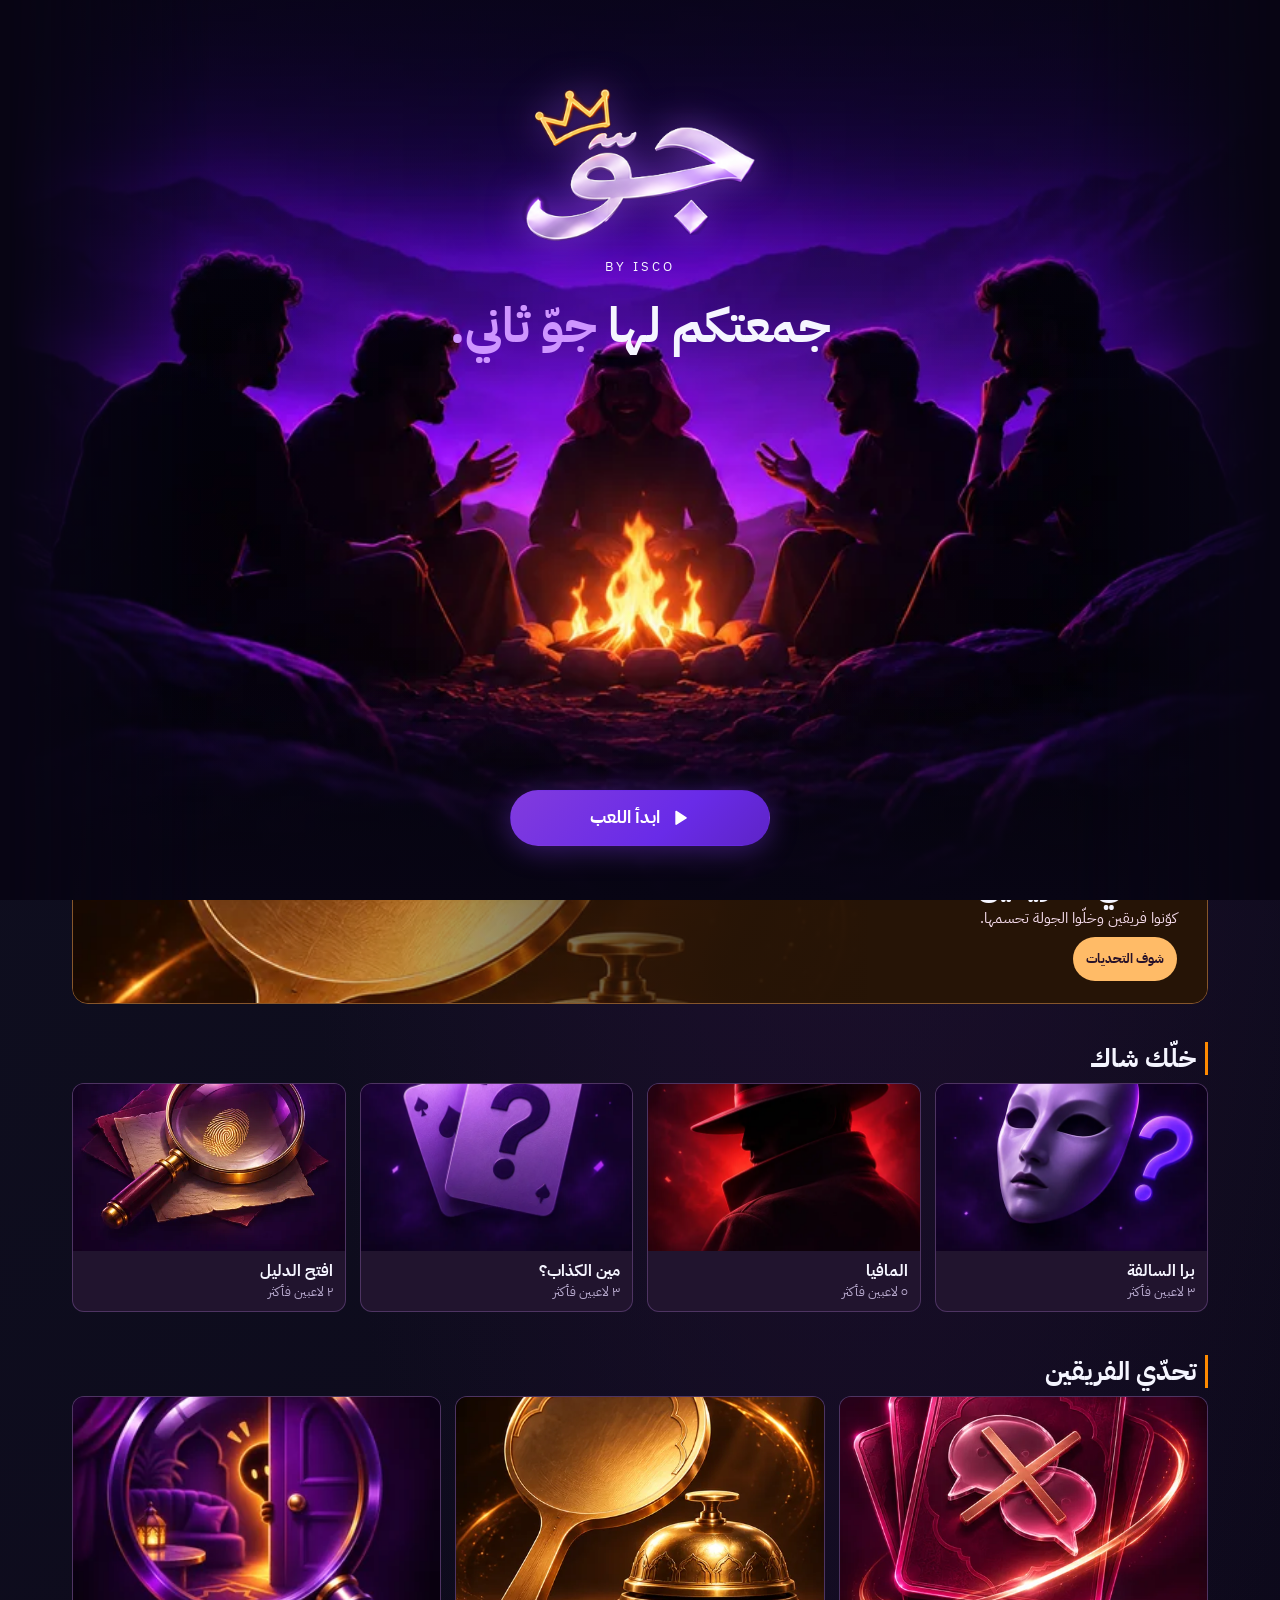
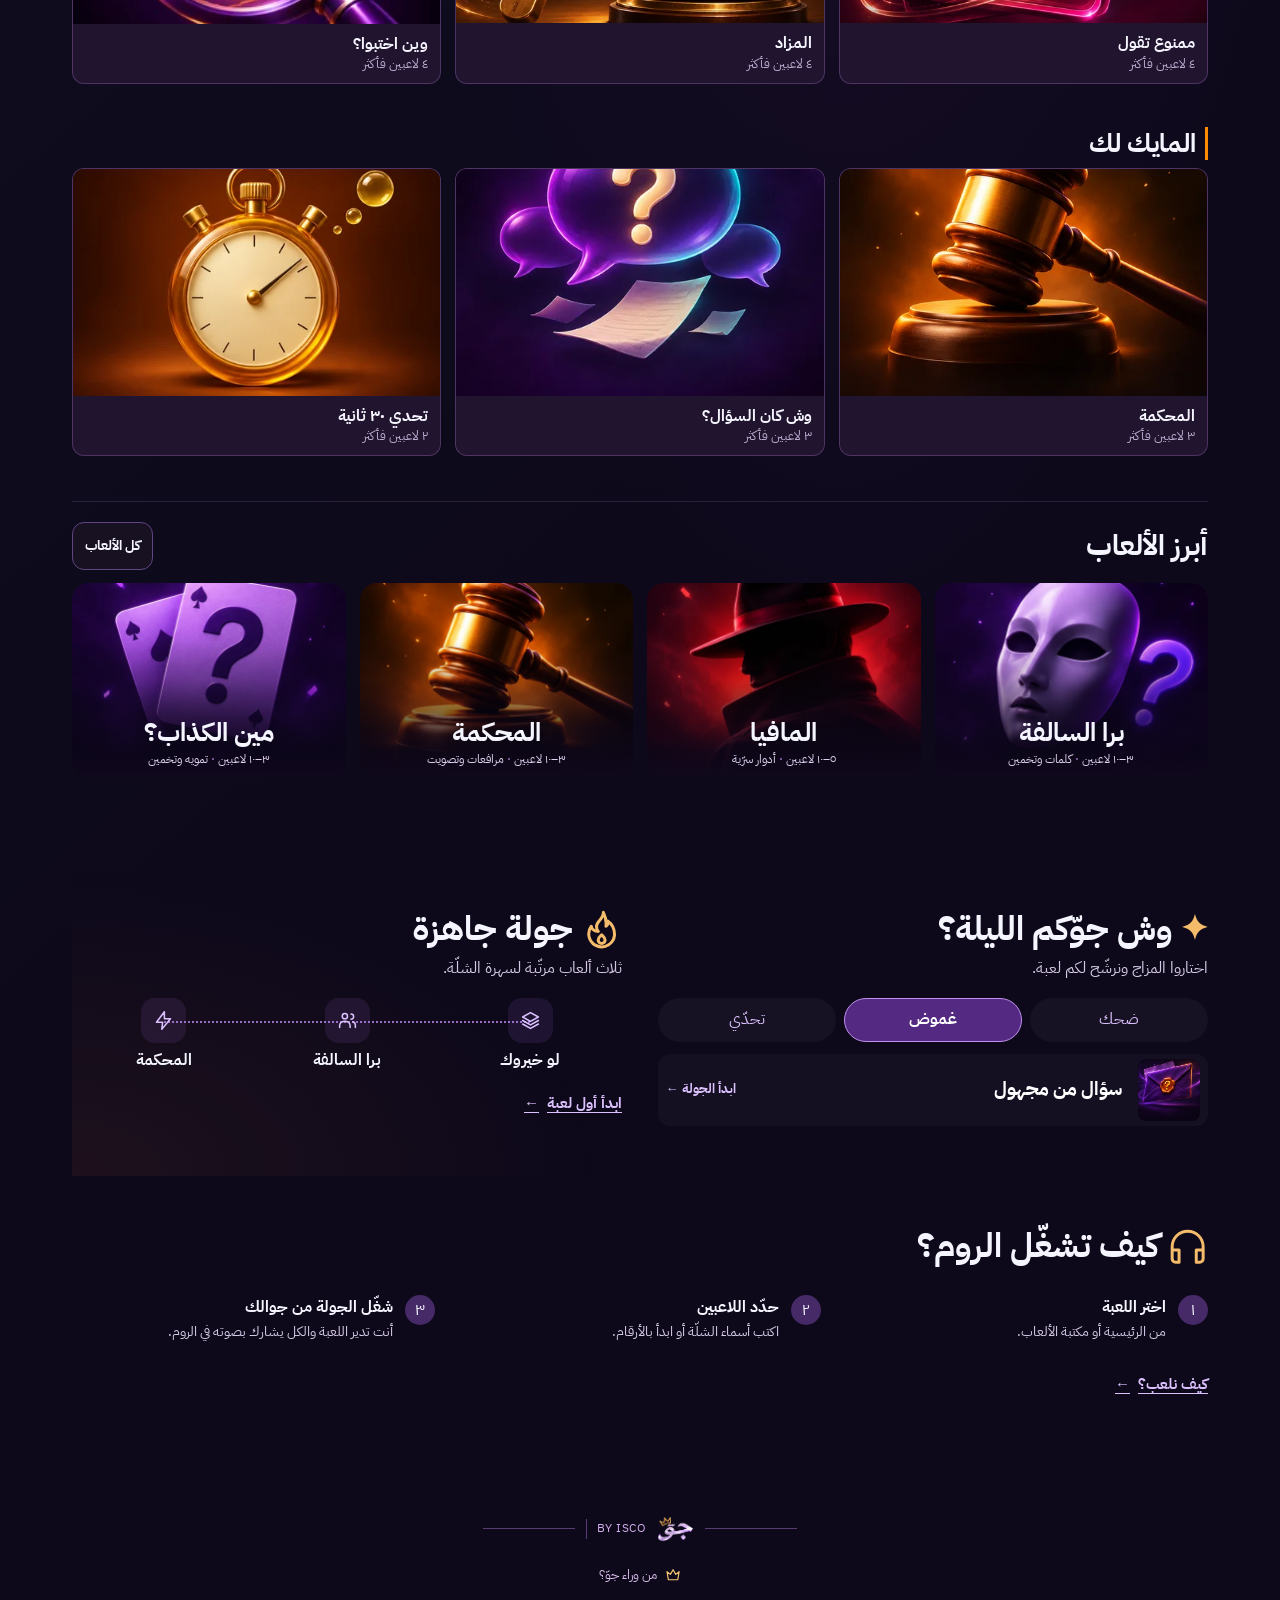
<file: index.html>
<!doctype html>
<html lang="ar" dir="rtl">
<head>
  <meta charset="utf-8">
  <meta name="viewport" content="width=device-width, initial-scale=1, viewport-fit=cover">
  <meta name="theme-color" content="#0f1020">
  <meta name="description" content="جوّ | JAW by ISCO. جمعتكم لها جوّ ثاني. برا السالفة، المافيا، المحكمة وألعاب للشلّة في الروم وعلى جهاز واحد.">
  <meta name="apple-mobile-web-app-title" content="جوّ">
  <title>جوّ | JAW by ISCO</title>
  <link rel="manifest" href="./manifest.webmanifest">
  <link rel="icon" href="./assets/jaw-icon-v2-192.png" type="image/png">
  <link rel="apple-touch-icon" href="./assets/jaw-icon-v2-180.png">
  <link rel="preload" href="./assets/plex-arabic-700.woff2" as="font" type="font/woff2" crossorigin>
  <link rel="preload" href="./assets/plex-arabic-400.woff2" as="font" type="font/woff2" crossorigin>
  <link rel="stylesheet" href="./motion.css">
  <link rel="stylesheet" href="./style.css">
  <link rel="stylesheet" href="./visual.css">
  <link rel="stylesheet" href="./founder.css">
  <link rel="stylesheet" href="./home-discovery.css">
  <link rel="modulepreload" href="./app.js">
  <script type="module" src="./app.js"></script>
</head>
<body data-nav="home">
  <svg xmlns="http://www.w3.org/2000/svg" class="icon-definitions" aria-hidden="true" width="0" height="0">
    <symbol id="icon-search" viewBox="0 0 24 24"><circle cx="10.5" cy="10.5" r="6.5"/><path d="m16 16 4.5 4.5"/></symbol>
    <symbol id="icon-chevron" viewBox="0 0 24 24"><path d="m15 5-7 7 7 7"/></symbol>
    <symbol id="icon-home" viewBox="0 0 24 24"><path d="m3 10 9-7 9 7v10H3zM9 20v-6h6v6"/></symbol>
    <symbol id="icon-game" viewBox="0 0 24 24"><path d="M7.1 7h9.8a4 4 0 0 1 3.94 3.3l1.03 5.8a2 2 0 0 1-3.38 1.78L15 15H9l-3.49 2.88a2 2 0 0 1-3.38-1.78l1.03-5.8A4 4 0 0 1 7.1 7ZM7.5 9v4m-2-2h4m6 .3h.01m3-.9h.01"/></symbol>
    <symbol id="icon-more" viewBox="0 0 24 24"><path d="M5 12h.01m6.99 0h.01m6.99 0h.01" stroke-width="3"/></symbol>
    <symbol id="icon-info" viewBox="0 0 24 24"><circle cx="12" cy="12" r="9"/><path d="M12 11v5m0-8h.01"/></symbol>
    <symbol id="icon-settings" viewBox="0 0 24 24"><path d="M10 3h4l.6 2.5 1.6.9 2.4-.8 2 3.5-1.9 1.6v1.8l1.9 1.7-2 3.5-2.4-.9-1.6.9-.6 2.3h-4l-.5-2.3-1.6-.9-2.5.9-2-3.5 2-1.7v-1.8l-2-1.6 2-3.5 2.5.8 1.6-.9z"/><circle cx="12" cy="11.7" r="2.7"/></symbol>
    <symbol id="icon-download" viewBox="0 0 24 24"><path d="M12 3v12m-4-4 4 4 4-4M4 16v4h16v-4"/></symbol>
    <symbol id="icon-play" viewBox="0 0 24 24"><path d="m9 5 11 7-11 7z" fill="currentColor" stroke-linejoin="round"/></symbol>
    <symbol id="icon-bolt" viewBox="0 0 24 24"><path d="m13 2-9 12h7l-1 8 10-12h-7z"/></symbol>
    <symbol id="icon-people" viewBox="0 0 24 24"><circle cx="9" cy="7" r="3"/><path d="M3 20v-2a5 5 0 0 1 5-5h2a5 5 0 0 1 5 5v2M16 4.5a3 3 0 0 1 0 6m2 3a4 4 0 0 1 3 4V20"/></symbol>
    <symbol id="icon-layers" viewBox="0 0 24 24"><path d="m12 3 9 5-9 5-9-5zM3 12l9 5 9-5m-18 4 9 5 9-5"/></symbol>
    <symbol id="icon-headphones" viewBox="0 0 24 24"><path d="M3 14v-2a9 9 0 1 1 18 0v2m-18 0h4v7H5a2 2 0 0 1-2-2zm18 0h-4v7h2a2 2 0 0 0 2-2z"/></symbol>
    <symbol id="icon-crown" viewBox="0 0 24 24"><path d="m3 7 5 4 4-7 4 7 5-4-2 12H5z"/></symbol>
    <symbol id="icon-flame" viewBox="0 0 24 24"><path d="M13 2c0 4-4 5-4 8 0 1 0 2 1 3-3 0-4-2-4-3a7.5 7.5 0 1 0 13.5 5c0-4-2-6.6-4-8 .4 2-.5 3-1 3C15 6 14 4 13 2Z"/><path d="M10 18c0-1.5 1.1-2.2 2-3 1 1 2 1.7 2 3a2 2 0 1 1-4 0Z"/></symbol>
  </svg>

  <div id="app-content">
  <a class="skip-link" href="#main" data-action="focus-main">انتقل للمحتوى</a>
  <header class="header shell">
    <div class="header-inner">
      <a class="brand" href="#home" data-action="home" aria-label="جوّ، الرئيسية">
        <img src="./assets/jaw-wordmark.webp" width="318" height="219" alt="">
        <span class="brand-by" lang="en" dir="ltr">BY ISCO</span>
      </a>
      <nav aria-label="التنقل الرئيسي" class="nav">
        <a href="#home" data-action="home" aria-current="page"><svg class="icon" aria-hidden="true"><use href="#icon-home"/></svg> الرئيسية</a>
        <a href="#games" data-action="games"><svg class="icon" aria-hidden="true"><use href="#icon-game"/></svg> الألعاب</a>
        <a href="#teams" data-action="teams"><svg class="icon" aria-hidden="true"><use href="#icon-people"/></svg> الفرق</a>
        <button type="button" data-action="help"><svg class="icon" aria-hidden="true"><use href="#icon-info"/></svg> كيفية اللعب</button>
      </nav>
      <div class="header-tools">
        <button class="button button-icon button-quiet home-search-trigger" type="button" data-action="home-search" aria-label="ابحث عن لعبة" title="ابحث عن لعبة"><svg class="icon" aria-hidden="true"><use href="#icon-search"/></svg></button>
        <button class="button button-icon button-quiet mobile-help" type="button" data-action="help" aria-label="كيف نلعب؟" title="كيف نلعب؟"><svg class="icon" aria-hidden="true"><use href="#icon-info"/></svg></button>
        <button id="install-top" class="button button-icon button-quiet" type="button" data-action="install" aria-label="تثبيت التطبيق" title="تثبيت التطبيق"><svg class="icon" aria-hidden="true"><use href="#icon-download"/></svg></button>
        <button class="button button-icon button-quiet header-settings" type="button" data-action="settings" aria-label="الإعدادات" title="الإعدادات"><svg class="icon" aria-hidden="true"><use href="#icon-settings"/></svg></button>
      </div>
    </div>
    <div class="connection" id="connection" role="status" hidden></div>
  </header>

  <main class="shell" id="main" tabindex="-1">
    <div id="home" data-browse>
      <div id="home-discovery"></div>
      <section class="catalogue" aria-labelledby="home-title">
        <div class="section-header browse-section-header">
          <h2 id="home-title" tabindex="-1">أبرز الألعاب</h2>
          <a class="button button-outline button-compact" href="#games" data-action="games">كل الألعاب</a>
        </div>
        <div class="game-grid" id="featured-games"><!-- featured-games:start -->
          <article class="game-card" data-kind="outsider">
            <button class="game-tile" type="button" data-action="setup" data-kind="outsider" aria-label="العب برا السالفة" aria-describedby="game-info-featured-games-outsider">
              <img src="./assets/jaw-game-0.webp" alt="" loading="eager">
              <span class="game-caption">
                <strong>برا السالفة</strong>
                <small id="game-info-featured-games-outsider"><bdi dir="ltr">٣–١٠</bdi> لاعبين <span aria-hidden="true">·</span> كلمات وتخمين</small>
              </span>
            </button>
          </article>
          <article class="game-card" data-kind="mafia">
            <button class="game-tile" type="button" data-action="setup" data-kind="mafia" aria-label="العب المافيا" aria-describedby="game-info-featured-games-mafia">
              <img src="./assets/jaw-game-1.webp" alt="" loading="eager">
              <span class="game-caption">
                <strong>المافيا</strong>
                <small id="game-info-featured-games-mafia"><bdi dir="ltr">٥–١٠</bdi> لاعبين <span aria-hidden="true">·</span> أدوار سرّية</small>
              </span>
            </button>
          </article>
          <article class="game-card" data-kind="court">
            <button class="game-tile" type="button" data-action="setup" data-kind="court" aria-label="العب المحكمة" aria-describedby="game-info-featured-games-court">
              <img src="./assets/jaw-game-2.webp" alt="" loading="eager">
              <span class="game-caption">
                <strong>المحكمة</strong>
                <small id="game-info-featured-games-court"><bdi dir="ltr">٣–١٠</bdi> لاعبين <span aria-hidden="true">·</span> مرافعات وتصويت</small>
              </span>
            </button>
          </article>
          <article class="game-card" data-kind="liar">
            <button class="game-tile" type="button" data-action="setup" data-kind="liar" aria-label="العب مين الكذاب؟" aria-describedby="game-info-featured-games-liar">
              <img src="./assets/jaw-game-3.webp" alt="" loading="eager">
              <span class="game-caption">
                <strong>مين الكذاب؟</strong>
                <small id="game-info-featured-games-liar"><bdi dir="ltr">٣–١٠</bdi> لاعبين <span aria-hidden="true">·</span> تمويه وتخمين</small>
              </span>
            </button>
          </article>
        <!-- featured-games:end --></div>
        <noscript><p class="notice">فعّل جافاسكربت في متصفحك عشان تبدأ اللعب.</p></noscript>

      </section>

      <div class="home-extras">
        <section class="home-extra home-mood" aria-labelledby="mood-heading" data-motion-enter="once">
          <h2 id="mood-heading"><span aria-hidden="true">✦</span> وش جوّكم الليلة؟</h2>
          <p>اختاروا المزاج ونرشّح لكم لعبة.</p>
          <fieldset class="mood-picker">
            <legend class="sr-only">اختاروا مزاج الشلّة</legend>
            <input class="sr-only" type="radio" name="home-mood" id="mood-laugh">
            <label for="mood-laugh">ضحك</label>
            <input class="sr-only" type="radio" name="home-mood" id="mood-mystery" checked>
            <label for="mood-mystery">غموض</label>
            <input class="sr-only" type="radio" name="home-mood" id="mood-challenge">
            <label for="mood-challenge">تحدّي</label>
            <div class="mood-picks" aria-live="polite">
              <button class="button mood-pick mood-pick-laugh" type="button" data-action="setup" data-kind="social">
                <img src="./assets/game-2.webp" alt="" width="64" height="64" loading="lazy">
                <strong>مين فينا؟</strong><span>ابدأ الجولة <b aria-hidden="true">←</b></span>
              </button>
              <button class="button mood-pick mood-pick-mystery" type="button" data-action="setup" data-kind="anonymous">
                <img src="./assets/jaw-anonymous.webp" alt="" width="64" height="64" loading="lazy">
                <strong>سؤال من مجهول</strong><span>ابدأ الجولة <b aria-hidden="true">←</b></span>
              </button>
              <button class="button mood-pick mood-pick-challenge" type="button" data-action="setup" data-kind="challenge">
                <img src="./assets/game-3.webp" alt="" width="64" height="64" loading="lazy">
                <strong>تحدي ٣٠ ثانية</strong><span>ابدأ الجولة <b aria-hidden="true">←</b></span>
              </button>
            </div>
          </fieldset>
        </section>

        <section class="home-extra home-lineup" aria-labelledby="lineup-heading" data-motion-enter="once">
          <h2 id="lineup-heading" tabindex="-1"><svg class="icon" aria-hidden="true"><use href="#icon-flame"/></svg> جولة جاهزة</h2>
          <p>ثلاث ألعاب مرتّبة لسهرة الشلّة.</p>
          <ol class="lineup-games">
            <li><button class="button lineup-game" type="button" data-action="choice-start">
              <svg class="icon" aria-hidden="true"><use href="#icon-layers"/></svg>لو خيروك
            </button></li>
            <li><button class="button lineup-game" type="button" data-action="setup" data-kind="outsider">
              <svg class="icon" aria-hidden="true"><use href="#icon-people"/></svg>برا السالفة
            </button></li>
            <li><button class="button lineup-game" type="button" data-action="setup" data-kind="court">
              <svg class="icon" aria-hidden="true"><use href="#icon-bolt"/></svg>المحكمة
            </button></li>
          </ol>
          <button class="button home-text-action" type="button" data-action="choice-start">ابدأ أول لعبة <span aria-hidden="true">←</span></button>
        </section>

        <section class="home-extra home-room-guide" aria-labelledby="room-guide-heading" data-motion-enter="once">
          <h2 id="room-guide-heading"><svg class="icon" aria-hidden="true"><use href="#icon-headphones"/></svg> كيف تشغّل الروم؟</h2>
          <ol class="room-steps">
            <li><span aria-hidden="true">١</span><div><strong>اختر اللعبة</strong><p>من الرئيسية أو مكتبة الألعاب.</p></div></li>
            <li><span aria-hidden="true">٢</span><div><strong>حدّد اللاعبين</strong><p>اكتب أسماء الشلّة أو ابدأ بالأرقام.</p></div></li>
            <li><span aria-hidden="true">٣</span><div><strong>شغّل الجولة من جوالك</strong><p>أنت تدير اللعبة والكل يشارك بصوته في الروم.</p></div></li>
          </ol>
          <button class="button home-text-action" type="button" data-action="help">كيف نلعب؟ <span aria-hidden="true">←</span></button>
        </section>
      </div>
    </div>

    <section class="catalogue browse-page" id="games" data-browse aria-labelledby="games-title" hidden>
      <div class="browse-page-heading">
        <span class="browse-emblem" aria-hidden="true"><svg class="icon"><use href="#icon-game"/></svg></span>
        <div>
          <h1 id="games-title" tabindex="-1">الألعاب</h1>
          <p>اختاروا لعبة تناسب جمعتكم.</p>
        </div>
      </div>
      <section class="quick-section" aria-labelledby="group-title">
        <h2 class="quick-title" id="group-title">ألعاب الشلّة</h2>
        <div class="game-grid quick-grid" id="main-games"><!-- main-games:start -->
          <article class="game-card game-quick" data-kind="outsider">
            <button class="game-tile" type="button" data-action="setup" data-kind="outsider" aria-label="العب برا السالفة" aria-describedby="game-info-main-games-outsider">
              <img src="./assets/jaw-game-0.webp" alt="" loading="lazy">
              <span class="game-caption">
                <strong>برا السالفة</strong>
                <small id="game-info-main-games-outsider"><bdi dir="ltr">٣–١٠</bdi> لاعبين <span aria-hidden="true">·</span> كلمات وتخمين</small>
              </span>
            </button>
          </article>
          <article class="game-card game-quick" data-kind="mafia">
            <button class="game-tile" type="button" data-action="setup" data-kind="mafia" aria-label="العب المافيا" aria-describedby="game-info-main-games-mafia">
              <img src="./assets/jaw-game-1.webp" alt="" loading="lazy">
              <span class="game-caption">
                <strong>المافيا</strong>
                <small id="game-info-main-games-mafia"><bdi dir="ltr">٥–١٠</bdi> لاعبين <span aria-hidden="true">·</span> أدوار سرّية</small>
              </span>
            </button>
          </article>
          <article class="game-card game-quick" data-kind="court">
            <button class="game-tile" type="button" data-action="setup" data-kind="court" aria-label="العب المحكمة" aria-describedby="game-info-main-games-court">
              <img src="./assets/jaw-game-2.webp" alt="" loading="lazy">
              <span class="game-caption">
                <strong>المحكمة</strong>
                <small id="game-info-main-games-court"><bdi dir="ltr">٣–١٠</bdi> لاعبين <span aria-hidden="true">·</span> مرافعات وتصويت</small>
              </span>
            </button>
          </article>
          <article class="game-card game-quick" data-kind="liar">
            <button class="game-tile" type="button" data-action="setup" data-kind="liar" aria-label="العب مين الكذاب؟" aria-describedby="game-info-main-games-liar">
              <img src="./assets/jaw-game-3.webp" alt="" loading="lazy">
              <span class="game-caption">
                <strong>مين الكذاب؟</strong>
                <small id="game-info-main-games-liar"><bdi dir="ltr">٣–١٠</bdi> لاعبين <span aria-hidden="true">·</span> تمويه وتخمين</small>
              </span>
            </button>
          </article>
        <!-- main-games:end --></div>
      </section>
      <section class="quick-section" aria-labelledby="quick-title">
        <h2 class="quick-title" id="quick-title" tabindex="-1">جولات سريعة</h2>
        <div class="game-grid quick-grid" id="quick-games"><!-- quick-games:start -->
          <article class="game-card game-quick" data-kind="evidence">
            <button class="game-tile" type="button" data-action="setup" data-kind="evidence" aria-label="العب افتح الدليل" aria-describedby="game-info-quick-games-evidence">
              <img src="./assets/jaw-evidence.webp" alt="" loading="lazy">
              <span class="game-caption">
                <strong>افتح الدليل</strong>
                <small id="game-info-quick-games-evidence"><bdi dir="ltr">٢–١٠</bdi> لاعبين <span aria-hidden="true">·</span> لغز وتحقيق</small>
              </span>
            </button>
          </article>
          <article class="game-card game-quick" data-kind="reverse">
            <button class="game-tile" type="button" data-action="setup" data-kind="reverse" aria-label="العب وش كان السؤال؟" aria-describedby="game-info-quick-games-reverse">
              <img src="./assets/jaw-reverse.webp" alt="" loading="lazy">
              <span class="game-caption">
                <strong>وش كان السؤال؟</strong>
                <small id="game-info-quick-games-reverse"><bdi dir="ltr">٣–١٠</bdi> لاعبين <span aria-hidden="true">·</span> تأليف وتصويت</small>
              </span>
            </button>
          </article>
          <article class="game-card game-quick" data-kind="know">
            <button class="game-tile" type="button" data-action="setup" data-kind="know" aria-label="العب لو تعرفني؟" aria-describedby="game-info-quick-games-know">
              <img src="./assets/jaw-know.webp" alt="" loading="lazy">
              <span class="game-caption">
                <strong>لو تعرفني؟</strong>
                <small id="game-info-quick-games-know"><bdi dir="ltr">٢–١٠</bdi> لاعبين <span aria-hidden="true">·</span> تخمين ونقاط</small>
              </span>
            </button>
          </article>
          <article class="game-card game-quick" data-kind="anonymous">
            <button class="game-tile" type="button" data-action="setup" data-kind="anonymous" aria-label="العب سؤال من مجهول" aria-describedby="game-info-quick-games-anonymous">
              <img src="./assets/jaw-anonymous.webp" alt="" loading="lazy">
              <span class="game-caption">
                <strong>سؤال من مجهول</strong>
                <small id="game-info-quick-games-anonymous"><bdi dir="ltr">٢–١٠</bdi> لاعبين <span aria-hidden="true">·</span> رسائل سرّية</small>
              </span>
            </button>
          </article>
          <article class="game-card game-quick" data-kind="choice">
            <button class="game-tile" type="button" data-action="choice-start" data-kind="choice" aria-label="العب لو خيروك" aria-describedby="game-info-quick-games-choice">
              <img src="./assets/jaw-choice.webp" alt="" loading="lazy">
              <span class="game-caption">
                <strong>لو خيروك</strong>
                <small id="game-info-quick-games-choice"><bdi dir="ltr">٢–١٠</bdi> لاعبين <span aria-hidden="true">·</span> اختيارات واعترافات</small>
              </span>
            </button>
          </article>
          <article class="game-card game-quick" data-kind="social">
            <button class="game-tile" type="button" data-action="setup" data-kind="social" aria-label="العب مين فينا؟" aria-describedby="game-info-quick-games-social">
              <img src="./assets/game-2.webp" alt="" loading="lazy">
              <span class="game-caption">
                <strong>مين فينا؟</strong>
                <small id="game-info-quick-games-social"><bdi dir="ltr">٢–١٠</bdi> لاعبين <span aria-hidden="true">·</span> أسئلة الشلّة وتصويت</small>
              </span>
            </button>
          </article>
          <article class="game-card game-quick" data-kind="challenge">
            <button class="game-tile" type="button" data-action="setup" data-kind="challenge" aria-label="العب تحدي ٣٠ ثانية" aria-describedby="game-info-quick-games-challenge">
              <img src="./assets/game-3.webp" alt="" loading="lazy">
              <span class="game-caption">
                <strong>تحدي ٣٠ ثانية</strong>
                <small id="game-info-quick-games-challenge"><bdi dir="ltr">٢–١٠</bdi> لاعبين <span aria-hidden="true">·</span> سرعة وتحدّي</small>
              </span>
            </button>
          </article>
        <!-- quick-games:end --></div>
      </section>
    </section>

    <section class="catalogue browse-page" id="teams" data-browse aria-labelledby="teams-title" hidden>
      <div class="browse-page-heading">
        <span class="browse-emblem browse-emblem-gold" aria-hidden="true"><svg class="icon"><use href="#icon-people"/></svg></span>
        <div>
          <h1 id="teams-title" tabindex="-1">ألعاب الفرق</h1>
          <p>فريق ضد فريق · من ٤ إلى ١٠ لاعبين</p>
        </div>
      </div>
      <div class="game-grid quick-grid" id="team-games"><!-- team-games:start -->
          <article class="game-card game-quick" data-kind="taboo">
            <button class="game-tile" type="button" data-action="setup" data-kind="taboo" aria-label="العب ممنوع تقول" aria-describedby="game-info-team-games-taboo">
              <img src="./assets/jaw-team-taboo.webp" alt="" loading="lazy">
              <span class="game-caption">
                <strong>ممنوع تقول</strong>
                <small id="game-info-team-games-taboo"><bdi dir="ltr">٤–١٠</bdi> لاعبين <span aria-hidden="true">·</span> شرح وتخمين</small>
              </span>
            </button>
          </article>
          <article class="game-card game-quick" data-kind="auction">
            <button class="game-tile" type="button" data-action="setup" data-kind="auction" aria-label="العب المزاد" aria-describedby="game-info-team-games-auction">
              <img src="./assets/jaw-team-auction.webp" alt="" loading="lazy">
              <span class="game-caption">
                <strong>المزاد</strong>
                <small id="game-info-team-games-auction"><bdi dir="ltr">٤–١٠</bdi> لاعبين <span aria-hidden="true">·</span> مزايدة وتحدّي</small>
              </span>
            </button>
          </article>
          <article class="game-card game-quick" data-kind="hideout">
            <button class="game-tile" type="button" data-action="setup" data-kind="hideout" aria-label="العب وين اختبوا؟" aria-describedby="game-info-team-games-hideout">
              <img src="./assets/jaw-team-hideout.webp" alt="" loading="lazy">
              <span class="game-caption">
                <strong>وين اختبوا؟</strong>
                <small id="game-info-team-games-hideout"><bdi dir="ltr">٤–١٠</bdi> لاعبين <span aria-hidden="true">·</span> اختباء وتخمين</small>
              </span>
            </button>
          </article>
        <!-- team-games:end --></div>
    </section>
    <article class="founder-page" id="founder" data-browse hidden>
      <header class="founder-hero" aria-labelledby="founder-title">
        <div class="founder-intro">
          <p class="founder-credit" data-isco-intro>إيسكو <span></span> مؤسس جوّ ولفّه</p>
          <h1 id="founder-title" tabindex="-1" data-isco-intro>يُحكِم الفكرة.<br> <em>ويصنع لها أثرًا.</em></h1>
          <p class="founder-lead" data-isco-intro>إيسكو مصوّر وصانع محتوى ومسوّق يبني منتجات رقمية. يأخذ سؤالًا يهمّ الناس، ويحوّله إلى قصة تُروى أو تجربة تستحق العودة.</p>
          <div class="founder-actions" data-isco-intro>
            <button class="button isco-button-gold" type="button" data-action="founder-jump" data-target="founder-work">أعمال إيسكو ومشاريعه <span aria-hidden="true">↓</span></button>
            <button class="button isco-button-quiet" type="button" data-action="founder-jump" data-target="founder-vision">الرؤية إلى ٢٠٣٠</button>
          </div>
          <div class="isco-profile" data-isco-intro>
            <img class="isco-profile-avatar" src="./assets/isco-jackaroo.webp" width="192" height="192" alt="" loading="lazy" decoding="async">
            <div class="isco-profile-identity">
              <p class="isco-profile-platform">حساب إيسكو في جكارو</p>
              <p class="isco-profile-name"><bdi lang="en" dir="ltr">Isco★</bdi></p>
              <label class="isco-profile-id">
                <span aria-hidden="true">ID</span>
                <input type="text" value="653793632" dir="ltr" aria-label="رقم اللاعب في جكارو" readonly>
              </label>
            </div>
            <button class="button isco-profile-copy" type="button" data-action="founder-copy-profile" aria-label="نسخ رقم اللاعب في جكارو">
              <svg class="icon" viewBox="0 0 24 24" aria-hidden="true">
                <path class="isco-copy-symbol" d="M8 8h12v12H8zM16 4H4v12"/>
                <path class="isco-check-symbol" d="m5 12 4 4 10-10"/>
              </svg>
              <span>نسخ</span>
            </button>
            <p class="isco-copy-message" hidden>اضغط مطوّلًا على الرقم لنسخه يدويًا.</p>
          </div>
        </div>
        <div class="isco-stage isco-hero-stage" data-isco-scene aria-hidden="true">
          <svg class="isco-display" viewBox="0 0 560 430" focusable="false">
            <defs>
              <radialGradient id="isco-halo"><stop stop-color="#b88655" stop-opacity=".5"/><stop offset="1" stop-color="#a35c34" stop-opacity="0"/></radialGradient>
              <radialGradient id="isco-core" cx=".4" cy=".28" r=".8"><stop stop-color="#473427"/><stop offset=".52" stop-color="#1a1317"/><stop offset="1" stop-color="#0e0b11"/></radialGradient>
              <linearGradient id="isco-metal" x1=".17" y1="0" x2=".84" y2="1" gradientUnits="objectBoundingBox"><stop stop-color="#7d552f"/><stop offset=".34" stop-color="#ffe4ae"/><stop offset=".58" stop-color="#b27a47"/><stop offset=".83" stop-color="#ffeaca"/><stop offset="1" stop-color="#9e6b40"/></linearGradient>
              <path id="isco-engraving" d="M126 213a154 154 0 0 1 308 0" />
            </defs>
            <ellipse class="isco-loop isco-halo" cx="280" cy="210" rx="253" ry="193" fill="url(#isco-halo)"/>
            <g fill="none" stroke="#c69a6d" opacity=".32">
              <path d="M280 13v44m0 314v46M30 213h63m374 0h63M112 70l40 36m255 216 40 36M112 356l40-34m255-216 40-36"/>
              <circle cx="280" cy="213" r="176"/>
              <circle cx="280" cy="213" r="160" stroke-dasharray="1 5"/>
              <circle cx="280" cy="213" r="136"/>
            </g>
            <g class="isco-loop isco-orbit">
              <circle cx="280" cy="213" r="176" fill="none" stroke="url(#isco-metal)" stroke-width="2" stroke-dasharray="144 962"/>
              <circle cx="456" cy="213" r="4" fill="#ffe3b1"/>
              <path d="M104 213h12m-6-6v12" stroke="#d3a370"/>
            </g>
            <g class="isco-loop isco-orbit isco-orbit-back" fill="none" stroke="url(#isco-metal)" opacity=".75">
              <circle cx="280" cy="213" r="136" stroke-dasharray="90 764"/>
              <circle cx="144" cy="213" r="3" fill="#eabc89"/>
            </g>
            <circle cx="280" cy="213" r="112" fill="url(#isco-core)" stroke="url(#isco-metal)" stroke-width="2"/>
            <circle cx="280" cy="213" r="103" fill="none" stroke="#a4744e" opacity=".5"/>
            <g class="isco-loop isco-float" fill="none" stroke="url(#isco-metal)" stroke-width="3" stroke-linecap="round" stroke-linejoin="round">
              <path d="m253 184-5-23 17 10 15-19 15 19 17-10-5 23q-27-7-54 0Zm3 8h48"/>
            </g>
            <text x="280" y="246" text-anchor="middle" direction="ltr" fill="url(#isco-metal)" class="isco-monogram">ISCO</text>
            <path d="M253 267h54m-27-4 4 4-4 4-4-4Z" fill="none" stroke="#d0a173" />
            <text class="isco-engraved" fill="#d9b086" direction="ltr"><textPath href="#isco-engraving" startOffset="50%" text-anchor="middle">DESIGN · STORY · EXPERIENCE</textPath></text>
            <g class="isco-loop isco-glint" fill="#ffe1b2"><circle cx="86" cy="144" r="2"/><circle cx="462" cy="270" r="2"/><circle cx="163" cy="317" r="2"/><circle cx="400" cy="90" r="1.5"/></g>
          </svg>
        </div>
        <button class="isco-pause" type="button" data-action="founder-motion" aria-pressed="false">
          <svg class="icon" viewBox="0 0 24 24" aria-hidden="true"><path d="M9 6v12m6-12v12"/></svg>
          <span>إيقاف حركة المعرض</span>
        </button>
      </header>

      <section class="founder-chapter" aria-labelledby="founder-work">
        <header class="founder-section-head">
          <h2 id="founder-work" tabindex="-1">معرض الأعمال.</h2>
          <p>كل مشروع بدأ من احتياج مختلف.</p>
        </header>
        <article class="founder-case" data-motion-enter="once">
          <div class="isco-stage isco-jaw" data-isco-scene aria-hidden="true">
            <svg class="isco-display" viewBox="0 0 540 325" focusable="false">
              <defs>
                <linearGradient id="isco-card-face" x2="0" y2="1"><stop stop-color="#5d2aac"/><stop offset="1" stop-color="#231039"/></linearGradient>
                <linearGradient id="isco-card-edge" x2=".85" y2="1"><stop stop-color="#edcaff"/><stop offset="1" stop-color="#7355ad"/></linearGradient>
                <g id="isco-playing-card">
                  <rect x="-58" y="-76" width="116" height="152" rx="14" fill="url(#isco-card-face)" stroke="url(#isco-card-edge)" stroke-width="1.5"/>
                  <rect x="-51" y="-69" width="102" height="138" rx="10" fill="none" stroke="#d3a6fd" opacity=".38"/>
                  <path d="M-41-51h13m-6-6v12m62 96h13m-6-6v12" fill="none" stroke="#e4baff" stroke-linecap="round"/>
                </g>
              </defs>
              <g fill="none" stroke="#bf8cff" opacity=".26">
                <ellipse cx="270" cy="251" rx="179" ry="37"/><ellipse cx="270" cy="251" rx="139" ry="25"/>
                <path d="M42 251h56m344 0h56M91 78h32m-16-16v32m302 33h29m-14-14v28"/>
              </g>
              <g transform="translate(190 169) rotate(-17)"><g class="isco-loop isco-deal"><use href="#isco-playing-card"/><path d="M-13 1h26M0-12v26" stroke="#e1bdff" stroke-width="2"/></g></g>
              <g transform="translate(350 169) rotate(17)"><g class="isco-loop isco-deal isco-deal-late"><use href="#isco-playing-card"/><path d="m0-15 14 15L0 15-14 0Z" fill="none" stroke="#e1bdff" stroke-width="2"/></g></g>
              <g transform="translate(270 151)"><g class="isco-loop isco-float">
                <use href="#isco-playing-card"/>
                <path d="m-23-10-4-19 14 8L0-38l13 17 14-8-4 19q-23-5-46 0Zm2 7h42" fill="none" stroke="#ffd298" stroke-width="2.5" stroke-linejoin="round"/>
                <text x="0" y="39" fill="#f4dcff" text-anchor="middle" class="isco-card-name">جوّ</text>
              </g></g>
              <g class="isco-loop isco-glint" fill="#ecccff"><circle cx="137" cy="131" r="2.5"/><circle cx="395" cy="69" r="2.5"/><circle cx="425" cy="218" r="2"/><circle cx="121" cy="200" r="1.5"/></g>
            </svg>
          </div>
          <div class="founder-case-copy">
            <p class="founder-case-type">ترفيه اجتماعي</p>
            <h3>جوّ <bdi lang="en">JAW</bdi></h3>
            <p>بدأ إيسكو من سؤال يتكرّر في الرومات الصوتية: «وش نلعب؟». بنى جوّ عشان يدير المضيف الجولة من جواله، من توزيع الأدوار إلى إعلان النتيجة، والشلّة تكمّل اللعب في رومها.</p>
            <a class="button isco-button-quiet" href="#games" data-action="games">جرّب جوّ <span aria-hidden="true">←</span></a>
          </div>
        </article>

        <article class="founder-case founder-case-alternate" data-motion-enter="once">
          <div class="isco-stage isco-laffa" data-isco-scene aria-hidden="true">
            <svg class="isco-display" viewBox="0 0 540 325" focusable="false">
              <defs>
                <linearGradient id="isco-laffa-frame" x2="1" y2="1"><stop stop-color="#e6ceff"/><stop offset=".45" stop-color="#64428a"/><stop offset="1" stop-color="#aa82e8"/></linearGradient>
                <linearGradient id="isco-laffa-shop" x2="1" y2="1"><stop stop-color="#8764c2"/><stop offset="1" stop-color="#34204d"/></linearGradient>
              </defs>
              <g fill="none" stroke="#c087ec" opacity=".34">
                <ellipse cx="270" cy="163" rx="210" ry="89" transform="rotate(-12 270 163)"/>
                <ellipse cx="270" cy="163" rx="195" ry="76" transform="rotate(-12 270 163)" stroke-dasharray="2 7"/>
                <path d="M89 159h94m174-9h92m-315 83h63m146-154h64"/>
              </g>
              <g transform="translate(270 162) rotate(-8)">
                <rect x="-69" y="-122" width="138" height="244" rx="25" fill="#16101f" stroke="url(#isco-laffa-frame)" stroke-width="2"/>
                <rect x="-60" y="-113" width="120" height="226" rx="19" fill="#261635"/>
                <rect x="-18" y="-107" width="36" height="6" rx="3" fill="#110a19"/>
                <rect x="-49" y="-81" width="98" height="75" rx="8" fill="url(#isco-laffa-shop)"/>
                <text x="0" y="-34" text-anchor="middle" fill="#f0dcff" class="isco-shop-name">لفّه</text>
                <rect x="-49" y="9" width="45" height="42" rx="6" fill="#4e3568"/>
                <rect x="4" y="9" width="45" height="42" rx="6" fill="#4e3568"/>
                <path d="M-39 24h25m-25 12h17m30 28h40m-89 0h30m-30 11h20" stroke="#c29ce8" stroke-width="2" stroke-linecap="round" opacity=".6"/>
                <path d="M13 28h27l-3 13H16zm6 0 3-5m12 5-3-5" fill="none" stroke="#dfbafa" stroke-width="1.5" stroke-linejoin="round"/>
                <rect x="-20" y="98" width="40" height="3" rx="2" fill="#9f79cd"/>
              </g>
              <g transform="translate(131 154)"><g class="isco-loop isco-float">
                <rect x="-37" y="-32" width="74" height="64" rx="13" fill="#2d1c43" stroke="#ac83cf"/>
                <path d="M-13-7h26m-20 1v17H7V-6m-23-1 4-8h24l4 8-4 4H-12Zm13 18V4h6v7" fill="none" stroke="#f6d2ff" stroke-width="1.7" stroke-linejoin="round"/>
              </g></g>
              <g transform="translate(408 180)"><g class="isco-loop isco-float isco-float-late">
                <rect x="-37" y="-32" width="74" height="64" rx="13" fill="#2d1c43" stroke="#ac83cf"/>
                <path d="M-14-10h28v18h-17l-7 6V8h-4zM-7-2H7m-14 5H4" fill="none" stroke="#f6d2ff" stroke-width="1.7" stroke-linejoin="round" stroke-linecap="round"/>
              </g></g>
              <path class="isco-loop isco-link-trace" d="M64 180c-5-45 98-87 196-98 78-9 169-5 207 37 30 40-57 102-185 123-79 12-179 9-208-14" fill="none" stroke="#e5adee" stroke-width="2" stroke-dasharray="14 670"/>
            </svg>
          </div>
          <div class="founder-case-copy">
            <p class="founder-case-type">تجارة محلية</p>
            <h3>لفّه <bdi lang="en">LAFFA</bdi></h3>
            <p>أسّس إيسكو لفّه في يافع، حيث كان الوصول إلى المنتجات يتطلّب التنقّل بين الحسابات والرسائل. في لفّه يكتشف العميل المتاجر، ويتواصل مع البائع، ويقدر التاجر يعرض منتجاته وينظّم متجره.</p>
            <details class="isco-details">
              <summary>كيف يخطّط إيسكو لنموّ لفّه؟</summary>
              <p>يبدأ من سوق يعرفه، ويتابع كيف يستخدم التجار المنصّة وهل يعود العملاء إليها. من هذي الملاحظات يحدّد وش يحتاج تطوير قبل التوسّع.</p>
            </details>
          </div>
        </article>

        <article class="founder-case" data-motion-enter="once">
          <fieldset class="isco-onek-demo">
            <legend>جرّب اختيار منطقة الحماية</legend>
            <div class="isco-demo-preview">
              <div class="isco-stage isco-onek" data-isco-scene aria-hidden="true">
                <svg class="isco-display" viewBox="0 0 540 300" focusable="false">
                  <defs>
                    <linearGradient id="isco-car" x2="0" y2="1"><stop stop-color="#a8aab3"/><stop offset=".15" stop-color="#555861"/><stop offset=".45" stop-color="#26272f"/><stop offset=".85" stop-color="#111116"/><stop offset="1" stop-color="#69636a"/></linearGradient>
                    <linearGradient id="isco-window" x2="0" y2="1"><stop stop-color="#696d82"/><stop offset="1" stop-color="#171821"/></linearGradient>
                    <g id="isco-wheel">
                      <circle r="29" fill="#100f14" stroke="#6d6871"/><circle r="20" fill="#222127" stroke="#85818a"/>
                      <path d="M0-16v32m-15-21 30 10m-24 8 18-26m-18 0 18 26m-24-8 30-10" stroke="#9d9aa6" stroke-width="2"/>
                      <circle r="5" fill="#b0a6ae"/>
                    </g>
                  </defs>
                  <g fill="none" stroke="#db9d60" opacity=".23">
                    <ellipse cx="270" cy="225" rx="220" ry="42"/><ellipse cx="270" cy="225" rx="174" ry="30"/>
                    <path d="M52 225h436m-218 42v-24m0-177v26M87 112h39m288 0h39" stroke-dasharray="3 5"/>
                  </g>
                  <g class="isco-loop isco-glint" stroke="#dc9c61"><path d="M118 116v12m-6-6h12m302-24v12m-6-6h12"/></g>
                  <ellipse cx="272" cy="219" rx="197" ry="23" fill="#08080e" opacity=".7"/>
                  <path d="M82 194l6-28q5-10 25-14l50-9 38-31q15-13 40-15l64 1q32 3 60 26l27 21 52 10 22 23 2 18-21 14h-41q-8-34-40-34t-39 34H208q-8-34-39-34t-39 34H99Z" fill="url(#isco-car)" stroke="#b9b5bc" stroke-width="1.5"/>
                  <path d="M183 144l28-26q14-11 37-12l54 1q27 2 51 22l17 15Z" fill="url(#isco-window)" stroke="#9d9eae"/>
                  <path d="m274 107 10 37m-20 7-2 49m-64-39 31 3m56-3h20m-74 39h91" fill="none" stroke="#c6bec3" opacity=".5" stroke-linecap="round"/>
                  <path d="M91 170h19l14-9m316 1 17 14-23-1-15-12Z" fill="#c6bed1" stroke="#d9d5df" stroke-width="1"/>
                  <g transform="translate(169 211)"><use href="#isco-wheel"/></g>
                  <g transform="translate(367 211)"><use href="#isco-wheel"/></g>
                  <g class="isco-zone isco-zone-lights" stroke="#ffdc98" fill="#ffc766" stroke-width="2">
                    <path d="m440 162 17 14-23-1-15-12Z"/>
                    <path d="m454 171 46-18v42l-46-18Z" fill="#ffc165" fill-opacity=".16" stroke="none"/>
                    <circle class="isco-loop isco-zone-ring" cx="438" cy="169" r="16" fill="none"/>
                  </g>
                  <g class="isco-zone isco-zone-paint" stroke="#ffd498" fill="#ffbe61" fill-opacity=".3" stroke-width="2">
                    <path d="M203 154h132l-19 36h-98q-4-14-15-22Z"/>
                    <circle class="isco-loop isco-zone-ring" cx="272" cy="174" r="16" fill="none"/>
                  </g>
                  <g class="isco-zone isco-zone-glass" stroke="#ffd498" fill="#ffbe61" fill-opacity=".3" stroke-width="2">
                    <path d="m183 144 28-26q14-11 37-12l54 1q27 2 51 22l17 15Z"/>
                    <circle class="isco-loop isco-zone-ring" cx="302" cy="126" r="14" fill="none"/>
                  </g>
                </svg>
              </div>
              <div class="isco-demo-controls">
                <label><input type="radio" name="founder-protection" value="lights" checked><span>الأنوار</span></label>
                <label><input type="radio" name="founder-protection" value="paint"><span>الطلاء</span></label>
                <label><input type="radio" name="founder-protection" value="glass"><span>الزجاج</span></label>
              </div>
            </div>
          </fieldset>
          <div class="founder-case-copy">
            <p class="founder-case-type">موقع معرض وخدمات سيارات</p>
            <h3>معرض وان كيه <bdi lang="en">ONE K</bdi></h3>
            <p>صمّم إيسكو لوان كيه تجربة فريدة تبدأ من السيارة نفسها. يختار الزائر الجزء اللي يبي يحميه على مجسّم ثلاثي الأبعاد، من الأنوار إلى الطلاء والزجاج، ثم يطلب تسعيرة الخدمة عبر واتساب.</p>
          </div>
        </article>

        <article class="founder-case founder-case-alternate" data-motion-enter="once">
          <div class="isco-stage isco-medrara" data-isco-scene aria-hidden="true">
            <svg class="isco-display" viewBox="0 0 540 325" focusable="false">
              <defs>
                <linearGradient id="isco-medrara-copper" x2="1" y2="1"><stop stop-color="#ffe2b0"/><stop offset=".52" stop-color="#d59e71"/><stop offset="1" stop-color="#875c4a"/></linearGradient>
                <linearGradient id="isco-medrara-page" x2="0" y2="1"><stop stop-color="#ffecd1"/><stop offset="1" stop-color="#be9674"/></linearGradient>
                <radialGradient id="isco-medrara-halo"><stop stop-color="#f0bd89" stop-opacity=".48"/><stop offset="1" stop-color="#f0bd89" stop-opacity="0"/></radialGradient>
              </defs>
              <g fill="none" stroke="#cfad92" opacity=".33">
                <path d="M164 235v-90c0-55 40-83 106-106 66 23 106 51 106 106v90"/>
                <path d="M178 219v-72c0-49 36-73 92-94 56 21 92 45 92 94v72"/>
                <ellipse cx="270" cy="240" rx="181" ry="33"/>
                <ellipse cx="270" cy="240" rx="145" ry="23" stroke-dasharray="2 5"/>
                <path d="M72 240h46m304 0h46"/>
              </g>
              <ellipse class="isco-loop isco-halo" cx="270" cy="157" rx="143" ry="113" fill="url(#isco-medrara-halo)"/>
              <g class="isco-loop isco-glint" fill="#ffdda9">
                <path d="M270 83q2 10 13 13-11 2-13 13-2-11-13-13 11-3 13-13ZM139 139q1 6 8 8-7 1-8 8-2-7-8-8 6-2 8-8ZM401 139q1 6 8 8-7 1-8 8-2-7-8-8 6-2 8-8Z"/>
                <circle cx="225" cy="117" r="2"/><circle cx="320" cy="119" r="2"/>
              </g>
              <g class="isco-loop isco-float">
                <path d="M151 193q60-17 119 22 59-39 119-22l-8 20q-56-5-111 22-55-27-111-22Z" fill="#142733" stroke="url(#isco-medrara-copper)" stroke-width="2"/>
                <path d="M148 186q69-25 122 21 53-46 122-21l-6 15q-58-9-116 24-58-33-116-24Z" fill="url(#isco-medrara-copper)"/>
                <path d="M150 182q26-11 41-39 52 0 79 56 27-56 79-56 15 28 41 39-71-13-120 38-49-51-120-38Z" fill="url(#isco-medrara-page)" stroke="#ffe5bf" stroke-width="1.5" stroke-linejoin="round"/>
                <path d="M190 159q35 2 57 30m-70-19q37 0 63 23m110-34q-35 2-57 30m70-19q-37 0-63 23m-30 6v20" fill="none" stroke="#997456" stroke-width="1.5" stroke-linecap="round"/>
              </g>
              <path d="M191 253h158m-79-4 4 4-4 4-4-4Z" fill="none" stroke="#cc956f" opacity=".7"/>
            </svg>
          </div>
          <div class="founder-case-copy">
            <p class="founder-case-type">تصميم واجهة متجر خيري</p>
            <h3>مدرارًا</h3>
            <p>عمل إيسكو على واجهة «مدرارًا» على سلة. صُمّمت الصفحة لتسهّل الوصول إلى نشر المصاحف وخيارات الإطعام، وتوضّح كيف يُنفَّذ الطلب وكيف يُوثَّق وصول العطاء.</p>
          </div>
        </article>

        <div class="founder-project-index" aria-labelledby="founder-tools">
          <h3 id="founder-tools" data-motion-enter="once">مشاريع رقمية أخرى</h3>
          <div class="founder-project-grid">
            <article class="founder-project-item" data-isco-scene data-motion-enter="once">
              <span class="isco-project-icon" aria-hidden="true"><svg class="icon" viewBox="0 0 24 24"><path d="M5 3h14v18l-3-2-4 2-4-2-3 2zm3 5h8m-8 4h4"/><circle class="isco-loop isco-icon-mark" cx="16.5" cy="14" r="1.75" fill="currentColor" stroke="none"/></svg></span>
              <div>
                <p class="founder-case-type">أداة يومية</p>
                <h4>قبل يفوتك</h4>
                <p>طوّر إيسكو نسخة أولية تجمع الفواتير والضمانات وتساعد المستخدم يتابع آخر موعد للاسترجاع أو نهاية الضمان.</p>
              </div>
            </article>
            <article class="founder-project-item" data-isco-scene data-motion-enter="once">
              <span class="isco-project-icon" aria-hidden="true"><svg class="icon" viewBox="0 0 24 24"><path d="m3 8 9-5 9 5v9l-9 4-9-4Zm0 0 9 4 9-4m-9 4v9"/><path class="isco-loop isco-icon-mark" d="m7.5 5.5 9 4.5v3.5" stroke="#fff0cc"/></svg></span>
              <div>
                <p class="founder-case-type">دليل رقمي</p>
                <h4>موردك</h4>
                <p>دليل لمورّدي الجملة في السعودية. يسهّل على أصحاب المحلات البحث بحسب المنتج والمدينة والتواصل مع المورد مباشرة.</p>
              </div>
            </article>
          </div>
        </div>
      </section>

      <section class="founder-vision" aria-labelledby="founder-vision">
        <div class="isco-vision-sky" data-isco-scene aria-hidden="true">
          <svg viewBox="0 0 980 260" preserveAspectRatio="xMidYMid slice" focusable="false">
            <path class="isco-vision-path" d="M-20 234c249 30 280-158 505-132C714 128 698 14 1000 32"/>
            <path class="isco-loop isco-vision-trace" d="M-20 234c249 30 280-158 505-132C714 128 698 14 1000 32"/>
            <circle cx="485" cy="102" r="4" fill="#fad09f"/>
            <circle cx="485" cy="102" r="13" fill="none" stroke="#bd8550"/>
          </svg>
        </div>
        <div class="founder-vision-title">
          <h2 id="founder-vision" tabindex="-1">رؤية إيسكو <bdi>٢٠٣٠</bdi></h2>
          <p>يطمح إيسكو إلى بناء منتجات عربية تبدأ من احتياجات يعرفها عن قرب، وتتوسّع كلّما وجد الناس فيها فائدة. في جوّ، البداية مع المضيف والشلّة. وفي لفّه، مع التاجر المحلي والعميل اللي يدور عليه.</p>
        </div>
        <ol class="founder-roadmap" aria-label="طريقة تنفيذ رؤية إيسكو">
          <li data-motion-enter="once"><h3>يبدأ من احتياج واضح</h3><p>يحدّد أول خطوة يحتاجها المستخدم، من بدء جولة إلى الوصول لبائع، ويبسّطها من أول تجربة.</p></li>
          <li data-motion-enter="once"><h3>يقيس أثر التجربة</h3><p>يتابع وين يتعطّل الناس وإيش يرجعون يستخدمون. هذي الإشارات تحدّد وش يستحق التطوير.</p></li>
          <li data-motion-enter="once"><h3>يوسّع ما أثبت قيمته</h3><p>يضيف ألعابًا ومسارات بيع لما تظهر الحاجة لها في استخدام الناس وطلبهم.</p></li>
        </ol>
      </section>

      <section class="founder-chapter founder-studio" aria-labelledby="founder-collab">
        <header class="founder-section-head">
          <h2 id="founder-collab" tabindex="-1">كيف يعمل إيسكو مع العلامات؟</h2>
          <p>يبدأ من الرسالة اللي تحتاج العلامة توصلها، ثم يختار لها الصورة والنص وطريقة العرض.</p>
        </header>
        <div class="founder-services">
          <details class="isco-details" data-isco-scene>
            <summary><svg class="icon isco-loop isco-service-icon" aria-hidden="true" viewBox="0 0 24 24"><path d="M3 6h4l2-2h6l2 2h4v13H3z"/><circle cx="12" cy="12" r="3.5"/></svg>التصوير والإنتاج</summary>
            <p>يبني المشهد حول التفصيلة التي يريد إبرازها في المنتج. في مفهوم «زاوية مختلفة» للسيارات، تقود الإضاءة والحركة عين المشاهد إلى تلك التفصيلة قبل أن تُذكر في التعليق.</p>
          </details>
          <details class="isco-details" data-isco-scene>
            <summary><svg class="icon isco-loop isco-service-icon" aria-hidden="true" viewBox="0 0 24 24"><path d="M3 9h4l12-5v14L7 13H3zm4 4 2 7h3l-2-6m12-6v6"/></svg>المحتوى والتسويق</summary>
            <p>يصيغ فكرة الحملة من السؤال اللي يهمّ العميل، ويكتب سكربت يبيّن فائدة المنتج من خلال اللقطة.</p>
          </details>
          <details class="isco-details" data-isco-scene>
            <summary><svg class="icon isco-loop isco-service-icon" aria-hidden="true" viewBox="0 0 24 24"><path d="M3 5h18v14H3zm0 4h18m-11 3-2.5 2 2.5 2m4-4 2.5 2-2.5 2"/></svg>المواقع والتجارب الرقمية</summary>
            <p>يصمّم إيسكو مسارًا يسهّل على الزائر فهم الخدمة واختيار ما يناسبه، ويقرّبه من الخطوة التالية، سواء كانت طلب تسعيرة أو حجز موعد.</p>
          </details>
        </div>
      </section>

      <footer class="founder-end">
        <p><svg class="icon" aria-hidden="true"><use href="#icon-crown"/></svg> إيسكو <span lang="en" dir="ltr">ISCO</span></p>
        <div class="founder-actions">
          <a class="button isco-button-quiet" href="#home" data-action="home">ارجع إلى جوّ</a>
          <button class="button isco-button-gold" type="button" data-action="founder-resume" hidden>كمّل جولتك</button>
        </div>
      </footer>
    </article>
    <section class="play-shell" id="play" aria-label="الجولة الحالية" hidden></section>
  </main>

  <footer class="shell footer">
    <div class="signature">
      <img src="./assets/jaw-wordmark.webp" width="318" height="219" alt="جوّ">
      <span lang="en" dir="ltr">BY ISCO</span>
    </div>
    <a class="founder-link" href="#founder" data-action="founder">
      <svg class="icon" aria-hidden="true"><use href="#icon-crown"/></svg> من وراء جوّ؟
    </a>
  </footer>

  <nav class="mobile-nav" aria-label="تنقّل الجوال">
    <a href="#home" data-action="home" aria-current="page"><svg class="icon" aria-hidden="true"><use href="#icon-home"/></svg><span>الرئيسية</span></a>
    <a href="#games" data-action="games"><svg class="icon" aria-hidden="true"><use href="#icon-game"/></svg><span>الألعاب</span></a>
    <a href="#teams" data-action="teams"><svg class="icon" aria-hidden="true"><use href="#icon-people"/></svg><span>الفرق</span></a>
    <button type="button" data-action="settings"><svg class="icon" aria-hidden="true"><use href="#icon-settings"/></svg><span>الإعدادات</span></button>
  </nav>

  </div>

  <dialog class="welcome" id="welcome" aria-labelledby="welcome-title" closedby="none">
    <div class="welcome-frame">
      <div class="welcome-scene" aria-hidden="true">
        <img src="./assets/jaw-campfire.webp" width="820" height="1230" alt="">
        <video class="jaw-campfire" data-src="./assets/jaw-campfire-loop.mp4" muted playsinline preload="none" disablepictureinpicture></video>
      </div>
      <div class="welcome-light" aria-hidden="true"></div>
      <div class="welcome-embers" aria-hidden="true"><i></i><i></i><i></i><i></i><i></i><i></i></div>
      <div class="welcome-copy">
        <div class="welcome-logo">
          <img class="welcome-logo-still" src="./assets/jaw-wordmark.webp" width="318" height="219" alt="جوّ">
          <svg class="welcome-logo-brush" viewBox="0 0 318 219" aria-hidden="true">
            <defs>
              <mask id="welcome-ink" x="0" y="0" width="318" height="219" maskUnits="userSpaceOnUse">
                <g fill="none" stroke="white" stroke-linecap="round" stroke-linejoin="round">
                  <path class="welcome-stroke" pathLength="1" stroke-width="34" d="M180 87C199 59 226 65 253 84S289 106 303 114Q278 119 255 125C214 135 165 139 131 141"/>
                  <path class="welcome-stroke" pathLength="1" stroke-width="39" d="M132 138C139 108 125 99 106 104S74 125 78 138C85 149 112 143 128 141C119 165 87 182 63 187S10 195 23 158"/>
                  <path class="welcome-stroke" pathLength="1" stroke-width="43" d="M224 163L224 191"/>
                  <path class="welcome-stroke" pathLength="1" stroke-width="16" d="M93 86Q104 71 111 73Q110 88 130 72Q129 90 152 70"/>
                  <path class="welcome-stroke" pathLength="1" stroke-width="16" d="M26 46L59 55L66 18L93 43L112 17L116 56Q79 61 47 81Z"/>
                </g>
              </mask>
            </defs>
            <image width="318" height="219" href="./assets/jaw-wordmark.webp" mask="url(#welcome-ink)"/>
          </svg>
        </div>
        <p class="welcome-credit" lang="en" dir="ltr">BY ISCO</p>
        <h1 id="welcome-title" tabindex="-1" autofocus>جمعتكم لها <strong>جوّ ثاني.</strong></h1>
      </div>
      <div class="welcome-action">
        <button class="button button-primary welcome-start" type="button" disabled>
          <svg class="icon" aria-hidden="true"><use href="#icon-play"/></svg>
          ابدأ اللعب
        </button>
      </div>
      <div class="welcome-tools" hidden>
        <button class="welcome-tool welcome-sound" type="button" aria-label="صوت العود" aria-pressed="false" title="تشغيل العود">
          <span><svg class="icon" viewBox="0 0 24 24" aria-hidden="true">
            <path d="M4 9v6h4l5 4V5L8 9H4"/>
            <path class="welcome-sound-muted" d="m17 10 4 4m0-4-4 4"/>
            <path class="welcome-sound-playing" d="M17 9a4 4 0 0 1 0 6m2.7-8a7 7 0 0 1 0 10"/>
          </svg></span>
        </button>
        <button class="welcome-tool welcome-skip" type="button"><span>تخطّي</span></button>
      </div>
      <audio data-src="./assets/jaw-opening-oud.mp3" preload="auto" aria-hidden="true"></audio>
    </div>
  </dialog>

  <dialog id="modal" class="modal" aria-labelledby="dialog-heading"></dialog>
  <dialog class="modal tutorial-dialog" id="tutorial" aria-labelledby="tutorial-title">
    <header class="modal-header">
      <h2 id="tutorial-title"></h2>
      <button class="icon-button" type="button" data-tutorial-command="close" aria-label="إغلاق الشرح">×</button>
    </header>
    <div class="tutorial-preview" aria-label="معاينة الجولة"></div>
    <footer class="tutorial-footer">
      <div role="status" aria-atomic="true"><span class="tutorial-progress"></span><p class="tutorial-hint"></p></div>
      <div class="tutorial-tools">
        <button class="button button-quiet" type="button" data-tutorial-command="close">تخطّ الشرح</button>
        <button class="button button-quiet" type="button" data-tutorial-command="previous">السابق</button>
        <button class="button button-primary" type="button" data-tutorial-command="next">التالي</button>
      </div>
    </footer>
  </dialog>
  <div class="sr-only" id="notices" role="status" aria-live="polite"></div>
</body>
</html>
</file>
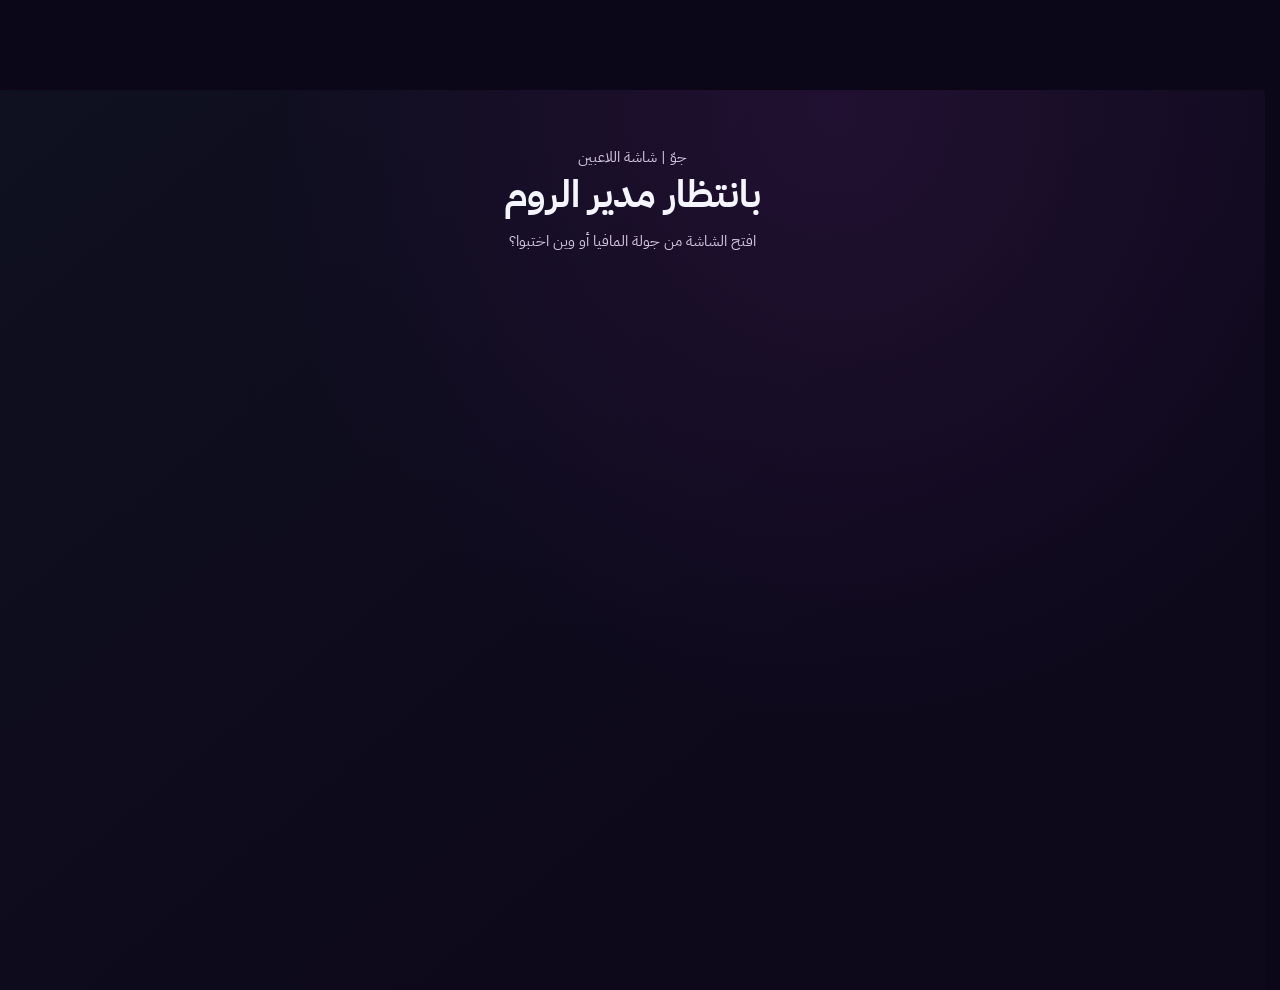
<file: audience.html>
<!doctype html>
<html lang="ar" dir="rtl">
<head>
  <meta charset="utf-8">
  <meta name="viewport" content="width=device-width, initial-scale=1">
  <meta name="theme-color" content="#151023">
  <title>شاشة اللاعبين | جوّ</title>
  <link rel="stylesheet" href="./style.css">
  <script type="module" src="./audience.js"></script>
</head>
<body>
  <main class="audience-wrap">
    <div class="stage-panel stage-center">
      <p class="small" id="audience-game">جوّ | شاشة اللاعبين</p>
      <h1 id="audience-title" aria-live="polite">بانتظار مدير الروم</h1>
      <p id="audience-status">افتح الشاشة من جولة المافيا أو وين اختبوا؟</p>
      <p id="audience-place" hidden></p>
      <p class="clock" id="audience-clock" role="timer" aria-label="الثواني الباقية" hidden></p>
      <p id="audience-counts" hidden></p>
      <ul class="score-list" id="audience-list" hidden></ul>
    </div>
  </main>
</body>
</html>
</file>
<file: motion.css>
:root {
  --motion-instant: 100ms;
  --motion-press: 150ms;
  --motion-ui: 210ms;
  --motion-card: 270ms;
  --motion-page: 320ms;
  --motion-modal: 300ms;
  --motion-reveal: 440ms;
  --motion-victory: 840ms;
  --motion-out: cubic-bezier(.19, .73, .24, 1);
  --motion-spring: cubic-bezier(.22, 1.30, .38, 1);
  --motion-in-out: cubic-bezier(.42, 0, .58, 1);
  --motion-press-scale: .98;
  --motion-card-lift: -4px;
  --motion-image-scale: 1.07;
}
:root[data-motion="full"] {
  --motion-card: 310ms;
  --motion-page: 380ms;
  --motion-modal: 340ms;
  --motion-reveal: 560ms;
  --motion-victory: 1050ms;
  --motion-press-scale: .966;
}
:where(button, a[href], input[type="button"], input[type="submit"], summary, [role="button"]) {
  -webkit-tap-highlight-color: #a876e833;
  transform-origin: center;
  transition: scale var(--motion-press) var(--motion-spring), color var(--motion-ui) var(--motion-out),
    border-color var(--motion-ui) var(--motion-out), background-color var(--motion-ui) var(--motion-out);
}
:where(button, a[href], input[type="button"], input[type="submit"], summary, [role="button"]):active:not(:disabled, [aria-disabled="true"], [aria-busy="true"]) {
  scale: var(--motion-press-scale);
  transition-duration: var(--motion-instant);
}
:where(button, a[href], input, select, textarea, summary, [role="button"]):focus-visible {
  outline: 2px solid var(--gold);
  outline-offset: 4px;
}
:where(input:not([type="radio"], [type="checkbox"]), select, textarea) {
  transition: border-color var(--motion-ui) var(--motion-out), background-color var(--motion-ui) var(--motion-out);
}
:where(input:not([type="radio"], [type="checkbox"]), select, textarea):focus {
  border-color: var(--bright);
}
:where(input, select, textarea):is([aria-invalid="true"], :user-invalid) { border-color: var(--danger); }
:where(button, [role="button"])[aria-disabled="true"]:not([aria-pressed="true"]) { cursor: default; }
[data-motion-outcome="win"] .vote-bars li::before { animation: jaw-vote-fill var(--motion-reveal) var(--motion-out) both; }
@keyframes jaw-vote-fill { from { transform: scaleX(0); } }
.motion-preference select { inline-size: auto; min-inline-size: 104px; flex: none; }
:where(button, a[href], [role="button"]):is([aria-pressed="true"], [aria-selected="true"], [aria-current="page"]) { border-color: var(--bright); }
[data-feedback="success"] { border-color: #76d6bc; }
[data-feedback="error"] { border-color: var(--danger); }
:where(button, [role="button"])[aria-busy="true"] { cursor: progress; }
:where(button, [role="button"])[aria-busy="true"]::after {
  content: ""; inline-size: .85em; block-size: .85em; margin-inline-start: .3em; display: inline-block;
  border: 2px solid currentColor; border-inline-end-color: transparent; border-radius: 50%;
  animation: jaw-loading var(--motion-victory) linear infinite;
}
@keyframes jaw-loading { to { transform: rotate(360deg); } }
:where(details) > summary::marker { color: var(--bright); }
details[open] > :not(summary) { animation: jaw-appear var(--motion-card) var(--motion-out) both; }
@keyframes jaw-appear { from { opacity: .45; transform: translateY(5px); } }
[data-gesture="swipe"] { touch-action: pan-y pinch-zoom; }
[data-gesture="hold"] { touch-action: manipulation; user-select: none; }
[data-dragging="true"] { opacity: .65; }
.motion-modal-exit {
  position: fixed; z-index: 90; pointer-events: none; border: 1px solid #865cb2;
  border-radius: 18px; background: #211632; box-shadow: 0 0 20px #9c5fe138;
}
[data-motion-outcome="loss"] .result-panel { border-color: #9e658a; }
[data-motion-outcome="timeout"] .result-panel { border-color: #ac8054; }
:root[data-motion="reduced"] {
  --motion-instant: 0ms; --motion-press: 0ms; --motion-ui: 0ms; --motion-card: 0ms;
  --motion-page: 0ms; --motion-modal: 0ms; --motion-reveal: 0ms; --motion-victory: 0ms;
  --motion-press-scale: 1;
  --motion-card-lift: 0px;
  --motion-image-scale: 1;
}
:root[data-motion="reduced"] .motion-modal-exit { display: none; }
:root[data-motion="reduced"] :where(details[open] > :not(summary), [aria-busy="true"]::after) { animation: none; }
@media (prefers-reduced-motion: reduce) {
  :root, :root[data-motion="full"] {
    --motion-instant: 0ms; --motion-press: 0ms; --motion-ui: 0ms; --motion-card: 0ms;
    --motion-page: 0ms; --motion-modal: 0ms; --motion-reveal: 0ms; --motion-victory: 0ms;
    --motion-press-scale: 1;
    --motion-card-lift: 0px;
    --motion-image-scale: 1;
  }
  .motion-modal-exit { display: none; }
  :root :is(details[open] > :not(summary), [aria-busy="true"]::after) { animation: none; }
}

@keyframes jaw-founder-intro {
  from { transform: translateY(12px); opacity: .48; }
  to { transform: translateY(0); opacity: 1; }
}
@media (prefers-reduced-motion: no-preference) {
  :root:not([data-motion="reduced"]) body[data-nav="founder"] [data-isco-intro] {
    animation: jaw-founder-intro var(--motion-page) var(--motion-out) both;
    animation-delay: var(--isco-intro-delay, 0ms);
  }
}
.founder-intro h1 { --isco-intro-delay: 70ms; }
.founder-lead { --isco-intro-delay: 135ms; }
.founder-intro .founder-actions { --isco-intro-delay: 200ms; }
</file>
<file: style.css>
@font-face {
  font-family: "IBM Plex Sans Arabic";
  src: url("./assets/plex-arabic-400.woff2") format("woff2");
  font-weight: 400;
  font-display: optional;
  unicode-range: U+0600-06FF, U+0750-077F, U+0870-08FF, U+200C-200E, U+2010-2011, U+204F, U+2E41, U+FB50-FDFF, U+FE70-FEFF;
}
@font-face {
  font-family: "IBM Plex Sans Arabic";
  src: url("./assets/plex-arabic-700.woff2") format("woff2");
  font-weight: 700;
  font-display: optional;
  unicode-range: U+0600-06FF, U+0750-077F, U+0870-08FF, U+200C-200E, U+2010-2011, U+204F, U+2E41, U+FB50-FDFF, U+FE70-FEFF;
}
@font-face {
  font-family: "IBM Plex Sans Arabic";
  src: url("./assets/plex-latin-400.woff2") format("woff2");
  font-weight: 400;
  font-display: optional;
  unicode-range: U+0000-00FF, U+0131, U+0152-0153, U+02BB-02BC, U+0304, U+0308, U+2000-206F, U+20AC, U+2122, U+2191, U+2193, U+2212;
}
@font-face {
  font-family: "IBM Plex Sans Arabic";
  src: url("./assets/plex-latin-700.woff2") format("woff2");
  font-weight: 700;
  font-display: optional;
  unicode-range: U+0000-00FF, U+0131, U+0152-0153, U+02BB-02BC, U+0304, U+0308, U+2000-206F, U+20AC, U+2122, U+2191, U+2193, U+2212;
}

:root {
  color-scheme: dark;
  --bg: #0f1020;
  --surface: #1b1e33;
  --elevated: #261b39;
  --edge: #483160;
  --ink: #f5f5ff;
  --muted: #d4c9e4;
  --soft: #b9abcf;
  --purple: #7a3cff;
  --bright: #cc9dff;
  --violet: #dcc1ff;
  --gold: #ffd24d;
  --orange: #ff8a00;
  --danger: #ffb6c7;
  --space-1: 4px;
  --space-2: 8px;
  --space-3: 12px;
  --space-4: 16px;
  --space-5: 24px;
  --space-6: 32px;
  --space-7: 48px;
  --touch: 48px;
  --gutter: var(--space-4);
  --page-width: 1200px;
  --reading-width: 680px;
  --radius-field: 12px;
  --radius-card: 16px;
  --radius-dialog: 20px;
  --dialog-surface: #171224;
  --rule: #9c7abd32;
  --focus: #ffd24d;
  font-family: "IBM Plex Sans Arabic", Tahoma, sans-serif;
  background: #0b0618;
  color: var(--ink);
}

* { box-sizing: border-box; }
html:has(dialog[open]) { overflow: hidden; }
@media (pointer: fine) { html { scrollbar-gutter: stable; } }
body {
  min-block-size: 100vh;
  margin: 0;
  line-height: 1.6;
  background: radial-gradient(ellipse at 66% 2%, #211031 0%, transparent 49%), linear-gradient(140deg, #0f1020, #0d091b 65%);
}
body[data-playing="true"] :is(.footer, .mobile-nav, .header-inner) { display: none; }
h1, h2, h3, p { margin: 0; }
a { color: inherit; text-decoration: none; }
button, input, select, textarea { font: inherit; }
button, select { cursor: pointer; }
button:disabled { cursor: default; opacity: .46; }
img { display: block; inline-size: 100%; block-size: auto; }
bdi { overflow-wrap: anywhere; }
[hidden] { display: none !important; }
:focus-visible { outline: 2px solid var(--focus); outline-offset: 4px; }
h1:focus, h2:focus, main:focus { outline: none; }

.icon-definitions, .sr-only { position: absolute; clip-path: inset(50%); overflow: hidden; white-space: nowrap; }
.sr-only { inline-size: 1px; block-size: 1px; }
.icon {
  inline-size: 1.23em; block-size: 1.23em; display: inline-block; flex: none; fill: none;
  stroke: currentColor; stroke-width: 1.75; stroke-linecap: round; stroke-linejoin: round;
}
.skip-link {
  position: fixed; inset-inline-start: var(--gutter); inset-block-start: 8px; z-index: 5;
  border-radius: 8px; background: var(--gold); color: #281924; padding: 8px 16px; transform: translateY(-150%);
}
.skip-link:focus { transform: translateY(0); }

.shell {
  max-inline-size: var(--page-width);
  margin-inline: auto;
  padding-left: max(var(--gutter), env(safe-area-inset-left, 0px));
  padding-right: max(var(--gutter), env(safe-area-inset-right, 0px));
}
.header { padding-block-start: env(safe-area-inset-top, 0px); }
.header-inner {
  min-block-size: 64px; display: grid; grid-template-columns: 1fr auto; align-items: center; gap: 12px;
}
.brand { display: inline-grid; justify-items: center; justify-self: start; min-block-size: var(--touch); padding: 3px 1px; }
.brand img { inline-size: 54px; block-size: auto; }
.brand-by { font-family: "IBM Plex Sans Arabic", system-ui, sans-serif; font-size: .54rem; line-height: 1.05; letter-spacing: .11em; white-space: nowrap; }
.header-tools { display: flex; justify-content: flex-end; gap: 8px; }
.nav { display: none; }
.nav a, .nav button {
  display: inline-flex; align-items: center; justify-content: center; gap: 8px; min-block-size: var(--touch);
  border: 1px solid transparent; border-radius: var(--radius-field); padding: 5px 12px; background: transparent;
  color: var(--muted); font-size: .87rem; font-weight: 700;
}
.nav a:hover, .nav button:hover { color: #fff; background: #25133a; }
body[data-nav="home"] .nav [data-action="home"], body[data-nav="games"] .nav [data-action="games"],
body[data-nav="teams"] .nav [data-action="teams"] {
  color: var(--violet); background: #b475f51a;
}
.connection { padding: 8px 12px; text-align: center; font-size: .82rem; background: #332340; color: #f0e5ff; }

.button {
  display: inline-flex; align-items: center; justify-content: center; gap: 8px;
  min-block-size: var(--touch); min-inline-size: var(--touch); max-inline-size: 100%; padding: 8px 16px;
  border: 1px solid transparent; border-radius: var(--radius-field); font-weight: 700; font-size: .9375rem; line-height: 1.45;
  text-align: center; overflow-wrap: anywhere;
  transition: background var(--motion-ui) var(--motion-out), border-color var(--motion-ui) var(--motion-out), color var(--motion-ui) var(--motion-out), scale var(--motion-press) var(--motion-spring), box-shadow var(--motion-ui) var(--motion-out);
}
.button-primary {
  color: #fff; background: linear-gradient(120deg, #8037dc, #6429da);
  box-shadow: 0 6px 20px #672ee444;
}
.button-primary:hover:not(:disabled) {
  background: linear-gradient(120deg, #863fe0, #6c2de0);
  box-shadow: inset 0 1px 8px #d4acff4e, 0 4px 20px #8b3cff52;
}
.button-outline { background: #171122; border-color: #614583; color: var(--ink); }
.button-outline:hover:not(:disabled) { background: #291945; border-color: #ad78e0; }
.button-quiet { background: transparent; color: var(--violet); }
.button-quiet:hover:not(:disabled), .round-menu[open] > summary { background: #ffffff0c; color: var(--ink); }
.button-compact { padding: 6px 12px; font-size: .875rem; }
.button-icon { inline-size: var(--touch); padding: 0; color: var(--violet); font-size: 1rem; }
.button-danger { color: #ffe0e7; background: #552039; border-color: #a85371; }
.button-danger:hover { background: #6c2947; }
.actions { display: flex; flex-wrap: wrap; gap: 8px; align-items: center; }

.catalogue { padding-block: 22px 18px; scroll-margin-block-start: 12px; }
.section-header { margin-block-end: 10px; }
.section-header :is(h1, h2) { display: flex; gap: 8px; align-items: center; font-size: clamp(1.25rem, 4vw, 1.8rem); line-height: 1.36; }
.section-header .icon { color: #ffad4e; filter: drop-shadow(0 0 8px #ff8a006b); }
.game-grid { display: grid; grid-template-columns: repeat(2, minmax(0, 1fr)); gap: 10px; }
.game-card {
  --tile-glow: #8c40cf55;
  min-inline-size: 0; transition: transform var(--motion-card) var(--motion-spring);
}
.game-card[data-kind="mafia"] { --tile-glow: #ff305747; }
.game-card[data-kind="court"] { --tile-glow: #ff81234d; }
.game-card[data-kind="choice"] { --tile-glow: #d295ff55; }
.game-card[data-kind="social"] { --tile-glow: #60e9b33b; }
.game-card[data-kind="challenge"] { --tile-glow: #ffba6042; }
.game-tile {
  position: relative; isolation: isolate; overflow: hidden; display: flex; flex-direction: column; justify-content: flex-end;
  width: 100%; aspect-ratio: 1.18; min-block-size: 130px; padding: 8px; text-align: center;
  border: 0; border-radius: var(--radius-card); color: var(--ink); background: #1b112c;
  transition: box-shadow var(--motion-card) var(--motion-out);
}
.game-tile img {
  position: absolute; z-index: -2; inset: 0; block-size: 100%; object-fit: cover; object-position: center 35%;
  transition: transform var(--motion-card) var(--motion-out);
}
.game-tile::before {
  position: absolute; content: ""; z-index: -1; inset: 0;
  background: linear-gradient(180deg, transparent 30%, #0b07182e 50%, #0b0618e5 87%, #10081c 100%);
}
.game-caption { inline-size: 100%; }
.game-caption strong { display: block; font-size: clamp(1rem, 4.4vw, 1.34rem); font-weight: 700; line-height: 1.22; }
.game-caption small { display: block; color: #dfd2ee; font-size: .75rem; margin-block-start: 3px; line-height: 1.25; }
.game-caption small span { color: #c78cf2; }
@media (hover: hover) {
  .game-card:hover { transform: translateY(var(--motion-card-lift)); }
  .game-tile:hover { box-shadow: 0 0 20px var(--tile-glow); }
  .game-tile:hover img { transform: scale(var(--motion-image-scale)); }
}

.quick-section {
  margin-block-start: var(--space-5);
}
.quick-title { color: var(--violet); font-size: 1.06rem; padding-block: 10px 5px; }
.quick-grid { margin-block: 4px 12px; }
@media (min-width: 640px) {
  .game-grid.quick-grid { grid-template-columns: repeat(4, minmax(0, 1fr)); }
}
.game-quick .game-tile { aspect-ratio: 1.5; }
.footer { padding-block-end: calc(88px + env(safe-area-inset-bottom, 0px)); }
.signature { display: flex; gap: 11px; align-items: center; justify-content: center; color: #d1aeeb; font-size: .76rem; min-block-size: 48px; }
.signature::before, .signature::after { content: ""; inline-size: clamp(30px, 12vw, 92px); block-size: 1px; background: #573b71; }
.signature img { inline-size: 37px; }
.signature span { border-inline-start: 1px solid #5c3b7a; padding-inline-start: 10px; letter-spacing: .045em; }

.mobile-nav {
  position: fixed; z-index: 4; inset-inline: 0; inset-block-end: 0;
  display: grid; grid-template-columns: repeat(4, minmax(0, 1fr)); gap: var(--space-1);
  padding: var(--space-1) max(var(--space-2), env(safe-area-inset-right, 0px))
    max(var(--space-1), env(safe-area-inset-bottom, 0px)) max(var(--space-2), env(safe-area-inset-left, 0px));
  background: #151020f7; border-block-start: 1px solid var(--rule);
}
.mobile-nav a, .mobile-nav button {
  display: flex; min-block-size: 48px; justify-content: center; align-items: center; flex-direction: column; gap: 3px;
  min-inline-size: 0; border-radius: 10px; border: 1px solid transparent; background: transparent;
  color: #e0c8f6; font-size: .68rem; line-height: 1.25; padding: 2px; white-space: nowrap;
}
.mobile-nav .icon { font-size: 1rem; }
body[data-nav="home"] .mobile-nav [data-action="home"], body[data-nav="games"] .mobile-nav [data-action="games"],
body[data-nav="teams"] .mobile-nav [data-action="teams"] {
  color: #dfb6ff; background: #b475f51a; font-weight: 700;
}
.modal {
  position: fixed; margin: auto; inline-size: min(calc(100% - 32px), 600px);
  max-block-size: calc(100vh - 32px);
  max-block-size: min(800px, calc(100dvh - max(32px, env(safe-area-inset-top, 0px) + env(safe-area-inset-bottom, 0px) + 16px)));
  padding: 0; border: 0; border-radius: var(--radius-dialog); background: var(--dialog-surface);
  color: var(--ink); overflow: hidden; box-shadow: 0 16px 64px #080712a8;
}
.modal[open] { display: grid; grid-template-rows: auto minmax(0, 1fr); }
.modal::backdrop { background: #0b0a13d9; }
.modal-header {
  display: flex; align-items: center; justify-content: space-between; gap: var(--space-2);
  padding: var(--space-2) var(--gutter); background: var(--dialog-surface);
}
.modal-header h2 { font-size: clamp(1.25rem, 5vw, 1.75rem); line-height: 1.35; }
.modal-body {
  min-block-size: 0; overflow-y: auto; overscroll-behavior: contain;
  padding: var(--space-2) var(--gutter) max(var(--space-4), env(safe-area-inset-bottom, 0px));
}
.modal-body > .actions { margin-block-start: var(--space-4); }
.icon-button {
  display: grid; place-items: center; flex: none; inline-size: var(--touch); block-size: var(--touch);
  border: 0; border-radius: 50%; background: transparent; color: var(--violet); font: 1.5rem/1 system-ui;
}
.icon-button:hover { color: var(--ink); background: #ffffff0c; }
@media (max-width: 639px) {
  .modal:is([data-layout="setup"], [data-layout="settings"], .tutorial-dialog) {
    inset: 0; margin: 0; inline-size: 100%; max-inline-size: none;
    block-size: 100%; max-block-size: 100%; block-size: 100dvh; max-block-size: 100dvh;
    border-radius: 0; box-shadow: none;
  }
  .modal-header { padding-block-start: max(var(--space-2), env(safe-area-inset-top, 0px)); }
  .modal :is(.modal-header, .modal-body, .tutorial-preview, .tutorial-footer) {
    padding-left: max(var(--gutter), env(safe-area-inset-left, 0px));
    padding-right: max(var(--gutter), env(safe-area-inset-right, 0px));
  }
}
.muted { color: var(--muted); font-size: .9rem; }
.small { font-size: .77rem; }
.notice { padding: 8px 16px; background: var(--surface); color: var(--muted); }
.rules-list, .rules ol { color: var(--muted); padding-inline-start: 24px; margin-block: 0 16px; font-size: .86rem; }
.rules-list li, .rules li { margin-block-end: 8px; }
.rules-list li::marker, .rules li::marker { color: var(--bright); }
.rules-list strong { color: var(--ink); }
.modal-body > .muted + .rules-list { margin-block-start: 16px; }
.setup-form {
  display: flex; flex-direction: column; min-block-size: 100%; gap: var(--space-4);
}
[data-layout="setup"] .modal-body {
  padding-block-end: 0;
  scroll-padding-block: var(--space-3) calc(84px + env(safe-area-inset-bottom, 0px));
}
.setup-details { min-inline-size: 0; }
.setup-details > summary {
  display: flex; align-items: center; justify-content: space-between; gap: var(--space-3);
  min-block-size: var(--touch); list-style: none; color: var(--ink); font-weight: 700; cursor: pointer;
}
.setup-details > summary::-webkit-details-marker, .round-menu > summary::-webkit-details-marker { display: none; }
.setup-details > summary::after { content: "+"; color: var(--violet); font-size: 1.35rem; }
.setup-details[open] > summary::after { content: "−"; }
.setup-details :is(.team-setup, .name-grid) { margin-block: var(--space-2); }
.setup-count { display: flex; align-items: center; justify-content: space-between; gap: 8px; margin-block-start: 4px; }
.field-label { display: block; color: var(--ink); font-size: .85rem; font-weight: 700; }
.field {
  min-block-size: var(--touch); inline-size: 100%; min-inline-size: 0; border: 1px solid #817096;
  border-radius: var(--radius-field); padding: var(--space-2) var(--space-3); background: #ffffff06;
  color: var(--ink); font-size: 1rem;
}
.field::placeholder { color: #a9a2bd; opacity: 1; }
.count-control { display: flex; align-items: center; gap: 6px; direction: ltr; }
.count-picker { inline-size: 72px; padding-inline: 6px; text-align: center; }
.button-step {
  padding: 0; font-size: 1.16rem; background: #ffffff0c; border-color: transparent;
}
.setup-game {
  display: flex; align-items: center; gap: var(--space-3);
}
.setup-game p {
  color: var(--muted); line-height: 1.5;
}
.setup-form .game-mark { inline-size: 45px; block-size: 45px; }
.name-grid { display: grid; grid-template-columns: repeat(2, minmax(0, 1fr)); gap: 8px; }
.name-field { min-inline-size: 0; display: flex; align-items: center; gap: 4px; }
.choice-field { margin: 8px 0 0; border: 0; padding: 0; min-inline-size: 0; }
.choice-field legend { padding: 0; margin-block-end: 4px; color: var(--ink); font-size: .85rem; font-weight: 700; }
.choice-grid { display: flex; flex-wrap: wrap; gap: 8px; }
.choice {
  min-inline-size: max(64px, calc(25% - 8px)); flex: 1; display: flex; align-items: center; gap: 8px;
  min-block-size: var(--touch); padding: var(--space-2); border: 1px solid transparent; border-radius: var(--radius-field); background: #ffffff08; cursor: pointer;
}
.choice:has(input:checked), .vote-option:has(input:checked) { background: #352050; border-color: var(--bright); }
.choice input, .vote-option input, .preference input { inline-size: 16px; block-size: 16px; margin: 0; flex: none; accent-color: var(--bright); }
.choice strong, .preference strong { display: block; font-size: .83rem; }
.choice small, .preference small { display: block; color: var(--muted); font-size: .74rem; line-height: 1.5; }
.timer-picker { display: grid; grid-template-columns: minmax(0, 1fr) minmax(112px, 42%); align-items: center; gap: 8px; margin-block-start: 8px; }
.rules { border-block-start: 1px solid var(--edge); margin-block-start: 4px; }
.rules summary { min-block-size: 44px; align-content: center; cursor: pointer; color: var(--violet); font-size: .85rem; font-weight: 700; }
.form-message { color: var(--danger); font-size: .82rem; }
.form-message:empty, .copy-message:empty { display: none; }
.setup-footer {
  position: sticky; inset-block-end: 0; z-index: 1; margin-block-start: auto;
  padding-block: var(--space-3) max(var(--space-4), env(safe-area-inset-bottom, 0px));
  background: var(--dialog-surface);
}
.setup-footer .form-message { margin-block-end: var(--space-2); }
.setup-actions { display: flex; flex-wrap: wrap; align-items: center; gap: var(--space-2); }
.setup-actions > .button-primary { flex: 1; }
.preference {
  display: flex; align-items: center; justify-content: space-between; gap: 8px; min-block-size: 56px; margin-block-end: 8px;
  padding: var(--space-2) 0; border-block-end: 1px solid var(--rule); cursor: pointer;
}

.play-shell {
  inline-size: min(100%, var(--reading-width)); margin-inline: auto;
  padding-block: var(--space-3) max(var(--space-5), env(safe-area-inset-bottom, 0px));
}
.round-menu { position: relative; flex: none; z-index: 2; }
.round-menu > summary { list-style: none; cursor: pointer; }
.round-menu-actions {
  position: absolute; inset-inline-end: 0; inset-block-start: calc(100% + var(--space-1));
  display: grid; inline-size: min(200px, 69vw); padding: var(--space-2);
  border-radius: var(--radius-card); background: #241736; box-shadow: 0 10px 28px #080511b8;
}
.round-menu-actions .button { justify-content: start; text-align: start; }
.round-menu-actions .round-exit { color: var(--danger); }
.stage-nav {
  display: flex; align-items: center; justify-content: space-between; gap: var(--space-2);
  margin-block-end: clamp(var(--space-5), 7vw, var(--space-7));
}
.stage-brand { display: flex; align-items: center; gap: 9px; min-inline-size: 0; }
.stage-brand strong { display: block; line-height: 1.3; }
.stage-badge { display: block; margin-block-start: 3px; color: var(--violet); font-size: .77rem; }
.game-mark { display: block; flex: none; inline-size: 40px; block-size: 40px; object-fit: cover; border-radius: 10px; border: 1px solid #67468b; }
.stage-panel {
  --stage-accent: var(--bright);
  min-inline-size: 0; position: relative; display: flow-root;
}
.stage-panel > p { color: var(--muted); font-size: .91rem; margin-block-start: 8px; }
.stage-panel > .actions { margin-block-start: 16px; }
.stage-panel h1 { font-size: clamp(1.45rem, 6.25vw, 2.35rem); line-height: 1.4; overflow-wrap: anywhere; }
.stage-center { text-align: center; }
.stage-center > .actions { justify-content: center; }
.stage-center > p { max-inline-size: 52ch; margin-inline: auto; }
.step { display: flex; justify-content: space-between; gap: 8px; color: var(--violet); font-size: .8rem; font-weight: 700; margin-block-start: 8px; }
.progress { block-size: 6px; overflow: hidden; border-radius: 4px; background: #2d2048; margin-block: 4px 12px; }
.progress span { display: block; block-size: 100%; border-radius: inherit; background: linear-gradient(90deg, #6124cd, #b983ff); box-shadow: 0 0 12px #8242f5; transform: scaleX(var(--progress, 0)); transform-origin: right; }
.card-back, .secret-card {
  display: grid; place-items: center; gap: 8px; min-block-size: 160px; margin-block-start: 16px; padding: 16px;
  border-radius: var(--radius-card); background: radial-gradient(ellipse at center, #422260a6, transparent 72%);
}
.card-back > .game-mark {
  inline-size: 88px; block-size: 88px; border-radius: 19px; transform: rotate(-6deg);
  box-shadow: 0 0 24px #8b3cff44;
}
.stage-deal .secret-card {
  position: relative; background: radial-gradient(ellipse at 50% 0%, #482974, #25163e 82%);
}
.stage-deal .secret-card h2 {
  font-size: clamp(1.55rem, 6vw, 2.5rem); color: var(--ink);
}
.round-content[data-kind="liar"] .secret-card h2 { font-size: clamp(1.12rem, 5vw, 1.65rem); }
.stage-court {
  --stage-accent: #ffd4a2;
}
.secret-card span { color: var(--violet); font-size: .8rem; font-weight: 700; }
.secret-card h2 { color: var(--stage-accent); font-size: clamp(1.65rem, 8vw, 2.9rem); line-height: 1.55; overflow-wrap: anywhere; }
.secret-card p { color: var(--muted); font-size: .86rem; }
.copy-message { min-block-size: 1.5em; margin-block-start: 8px; color: var(--bright); font-size: .8rem; }
textarea.field { margin-block-start: 8px; resize: vertical; min-height: 110px; }
.prompt-box {
  margin-block-start: 16px; padding: 12px 16px; border: 1px solid #675b84; border-radius: 12px;
  color: #f9f1ff; background: #322b49; font-size: clamp(1.03rem, 4.7vw, 1.42rem); line-height: 1.75; font-weight: 700;
}
.prompt-box span { color: var(--stage-accent); }
.forbidden-box, .alive-box { margin-block-start: var(--space-4); padding-block: var(--space-2); }
.forbidden-box h2, .alive-box h2 { font-size: .91rem; }
.forbidden-box ul, .alive-box ul { display: flex; flex-wrap: wrap; gap: 8px; list-style: none; padding: 0; margin: 8px 0 0; }
.forbidden-box ul { justify-content: center; }
.forbidden-box li, .alive-box li { padding: 2px 8px; border-radius: 8px; color: #f1eaff; background: #403651; font-size: .78rem; }
.alive-box .out { color: #dbc9d8; background: #433040; }
.vote-field { min-inline-size: 0; margin: 0; padding: 0; border: none; }
.vote-field legend { font-weight: 700; color: var(--muted); }
.vote-grid { display: grid; grid-template-columns: repeat(2, minmax(0, 1fr)); gap: 8px; margin-block-start: 8px; }
.vote-option {
  display: flex; align-items: center; gap: 8px; min-inline-size: 0; min-block-size: var(--touch); border: 1px solid transparent; border-radius: var(--radius-field);
  padding: 6px 8px; background: #201832; cursor: pointer; font-size: .87rem;
  transition: border-color var(--motion-ui) var(--motion-out), background var(--motion-ui) var(--motion-out);
}
.stage-form { display: grid; gap: 8px; margin-block-start: 16px; }
.choice-pairs { display: grid; grid-template-columns: repeat(2, minmax(0, 1fr)); gap: 12px; list-style: none; padding: 0; margin-block: 16px 8px; }
.choice-pair, .choice-answer {
  --choice-accent: #dfbbff; --choice-border: #7953a8; --choice-fill: #29193f;
}
.choice-pair {
  min-inline-size: 0; min-block-size: 104px; border: 1px solid var(--choice-border); border-radius: 14px;
  padding: 14px; background: var(--choice-fill); color: var(--ink); text-align: start;
  overflow-wrap: anywhere; font-family: inherit; font-size: inherit; cursor: pointer;
  transition: border-color var(--motion-ui) var(--motion-out), box-shadow var(--motion-ui) var(--motion-out), background var(--motion-ui) var(--motion-out);
}
.choice-pair:nth-child(2), .choice-answer[data-option="1"] {
  --choice-accent: #ffd595; --choice-border: #91684b; --choice-fill: #36231f;
}
.choice-pair:hover:not([aria-disabled="true"]),
.choice-pair[aria-pressed="true"] { border-color: var(--choice-accent); box-shadow: inset 0 0 0 1px var(--choice-accent); }
.choice-pair[aria-disabled="true"] { cursor: default; }
.choice-pair[aria-disabled="true"][aria-pressed="false"] { border-color: var(--edge); }
.choice-pair :is(small, strong) { display: block; }
.choice-pair small { color: var(--choice-accent); font-size: .82rem; }
.choice-pair strong { margin-block-start: 5px; font-size: 1.12rem; line-height: 1.5; }
.choice-pair-label { display: flex; align-items: center; justify-content: space-between; gap: 8px; min-block-size: 20px; }
.choice-pair-label .icon { color: var(--choice-accent); inline-size: 18px; block-size: 18px; }
.choice-stage .choice-explain-hint { margin-block-start: 12px; color: var(--ink); }
.choice-stage .choice-explain-hint + .choice-controls { margin-block-start: 8px; }
.choice-controls { min-block-size: 48px; }
.anonymous-form { gap: 8px; }
.anonymous-form textarea { resize: vertical; min-block-size: 96px; }
.anonymous-form textarea + .form-message + .actions { margin-block-start: 4px; }
.anonymous-cards { margin-block-start: 24px; padding-block-start: 16px; border-block-start: 1px solid var(--edge); }
.anonymous-cards h2 { font-size: 1rem; margin-block-end: 8px; }
.anonymous-grid { display: grid; grid-template-columns: repeat(auto-fit, minmax(min(100%, 190px), 1fr)); gap: 8px; margin: 0; padding: 0; list-style: none; }
.anonymous-grid li { min-inline-size: 0; }
.anonymous-card {
  display: flex; align-items: center; gap: 10px; inline-size: 100%; min-block-size: 66px; padding: 8px;
  border: 1px solid #7953a8; border-radius: 12px; background: #271936; color: var(--ink);
  text-align: start; font: inherit; overflow-wrap: anywhere; cursor: pointer; transition: border-color var(--motion-ui) var(--motion-out), background var(--motion-ui) var(--motion-out);
}
.anonymous-card:hover { border-color: var(--violet); background: #35204d; }
.anonymous-card img { flex: none; object-fit: cover; border-radius: 8px; }
.anonymous-card small { display: block; color: var(--muted); font-size: .75rem; }
.anonymous-question { white-space: pre-wrap; overflow-wrap: anywhere; }
@media (max-width: 479px) {
  .choice-pairs { grid-template-columns: 1fr; gap: 8px; }
}
.night-panel { --stage-accent: #d5bfff; background: radial-gradient(ellipse at 95% 0, #392748, #1b192c 70%); }
.day-panel { background: radial-gradient(ellipse at 95% 0, #33332e, #242238 73%); }
.clock-row {
  display: flex; flex-wrap: wrap; align-items: center; justify-content: center; gap: 8px 16px; margin-block-start: 16px;
  border: 1px solid #53476b; border-radius: 12px; padding: 8px; background: #201c31;
}
.clock {
  display: grid; place-items: center; inline-size: 56px; block-size: 56px; border: 2px solid #6f648d; border-radius: 50%;
  background: #191626; color: var(--bright); font-size: 1.35rem; line-height: 1; font-weight: 700; font-variant-numeric: tabular-nums; flex: none;
}
.clock[data-running="true"] { border-color: var(--bright); }
.clock[data-urgent="true"], .clock[data-late="true"] { border-color: var(--danger); color: var(--danger); }
.clock-copy { text-align: start; }
.clock-copy p { color: var(--muted); font-size: .76rem; }
.clock-copy .button { min-block-size: 44px; }
.clock-large .clock { inline-size: 88px; block-size: 88px; font-size: 2rem; }
.score-list { list-style: none; padding: 0; margin-block: 16px 8px; display: grid; gap: 8px; text-align: start; }
.score-list li {
  display: flex; justify-content: space-between; align-items: center; position: relative; isolation: isolate; overflow: hidden;
  min-block-size: var(--touch); gap: 8px; padding: 6px 12px; border-radius: var(--radius-field);
  background: #ffffff08; color: var(--ink); font-size: .88rem;
}
.score-list strong { color: var(--stage-accent); text-align: end; }
.vote-bars li::before {
  content: ""; position: absolute; inset-block: 0; inset-inline-start: 0; inline-size: var(--vote-width); z-index: -1;
  background: #554675; transform-origin: right;
}
.result-panel > h1 { color: #ffd595; }


@media (max-width: 359px) {
  .name-grid { grid-template-columns: minmax(0, 1fr); }
}
@media (min-width: 430px) {
  .game-grid { gap: 12px; }
}
@media (min-width: 640px) {
  :root { --gutter: var(--space-5); }
  .header { padding-block-start: max(14px, env(safe-area-inset-top, 0px)); }
  .header-inner {
    grid-template-columns: 1fr auto 1fr; min-block-size: 70px;
  }
  .brand img { inline-size: 65px; }
  .nav { display: flex; align-items: center; gap: 6px; }
  .section-header { margin-block-end: 13px; }
  .game-grid { grid-template-columns: repeat(4, minmax(0, 1fr)); gap: 12px; }
  .game-tile { aspect-ratio: 1.25; }
  .game-caption strong { font-size: clamp(1.01rem, 2.65vw, 1.65rem); }
  .game-caption small { font-size: clamp(.64rem, 1.2vw, .78rem); }
  .game-quick .game-tile { aspect-ratio: 1.8; }
  .footer { padding-block-end: max(12px, env(safe-area-inset-bottom, 0px)); }
  .mobile-nav { display: none; }
  .stage-panel > .actions { margin-block-start: var(--space-5); }
}
@media (min-width: 900px) {
  :root { --gutter: var(--space-6); }
  .header-inner { min-block-size: 76px; }
  .nav { gap: 16px; }
  .catalogue { padding-block-start: 20px; }
  .game-grid { gap: 14px; }
  .game-tile { min-block-size: 168px; padding: 10px; aspect-ratio: 1.41; border-radius: 17px; }
}

.game-card[data-kind="evidence"] { --tile-glow: #f9a46d50; }
.game-card[data-kind="reverse"] { --tile-glow: #7d9df555; }
.game-card[data-kind="know"] { --tile-glow: #f197d54a; }
.clue-grid {
  display: grid; grid-template-columns: repeat(2, minmax(0, 1fr)); gap: 8px;
  margin-block: 12px; padding: 0; list-style: none;
}
.clue-grid > li { min-inline-size: 0; }
.clue-grid .clue-cover {
  inline-size: 100%; block-size: 100%; min-block-size: 60px; padding: 8px;
  background: linear-gradient(140deg, #301b40, #1b1329); border-color: #79539e;
}
.clue-open {
  block-size: 100%; min-block-size: 60px; padding: 8px 10px; border: 1px solid #b17b5b;
  border-radius: 12px; background: #352422; overflow-wrap: anywhere;
}
.clue-open small { color: #ffd5a1; font-size: .77rem; }
.clue-open p { line-height: 1.5; font-size: .88rem; }
.evidence-stage .prompt-box { text-align: start; font-size: 1rem; font-weight: 400; }
.evidence-stage fieldset .actions { margin-block-start: 12px; }
.party-write textarea { resize: vertical; min-block-size: 76px; }
.reverse-votes .vote-option { align-items: flex-start; padding: 10px; overflow-wrap: anywhere; }
.reverse-votes .vote-option input { margin-block-start: 4px; }
.reverse-votes .vote-option span { display: block; min-inline-size: 0; }
.reverse-votes strong { color: var(--violet); margin-block-end: 4px; font-size: .8rem; }
.party-results p { color: var(--muted); white-space: pre-wrap; overflow-wrap: anywhere; }
.party-points { flex: none; color: var(--stage-accent); }
.stage-panel > .know-answer {
  max-inline-size: none; margin-block: 12px; padding: 12px; border: 1px solid #9469bb;
  border-radius: 12px; background: #312047; color: #f1d9ff; font-size: 1.2rem; font-weight: 700;
}
@media (max-width: 479px) {
  .reverse-votes { grid-template-columns: 1fr; }
}
@media (min-width: 640px) and (max-width: 924px) {
  .game-grid.quick-grid { grid-template-columns: repeat(3, minmax(0, 1fr)); }
}

.browse-section-header { display: flex; flex-wrap: wrap; justify-content: space-between; align-items: center; gap: 8px; }
.browse-section-header:has(.button) :is(h1, h2) { margin-block: 4px; }
.browse-page { min-block-size: min(68vh, 560px); }
.browse-page-heading {
  display: flex; align-items: center; gap: var(--space-3);
  margin-block: var(--space-2) var(--space-5);
}
.browse-page-heading h1 { font-size: clamp(1.4rem, 5vw, 2rem); line-height: 1.3; }
.browse-page-heading p { color: #e0c9ee; font-size: .87rem; }
.browse-emblem {
  display: grid; place-items: center; flex: 0 0 44px; aspect-ratio: 1; color: #e4bcff;
  border-radius: var(--radius-field); background: #a463db1c;
}
.browse-emblem-gold { color: #ffdb91; background: #ffb15e1c; }
.browse-emblem .icon { font-size: 1.25rem; }
.game-card[data-kind="taboo"] { --tile-glow: #e55d9c55; }
.game-card[data-kind="auction"] { --tile-glow: #ffba6042; }
.game-card[data-kind="hideout"] { --tile-glow: #a66bfa69; }

.team-setup { display: grid; grid-template-columns: repeat(2, minmax(0, 1fr)); gap: 10px; }
.team-setup .field-label, .team-player-field .name-field { min-inline-size: 0; }
.team-setup input, .team-setup select, .team-player-field input { inline-size: 100%; }
.team-turn-picker { grid-column: 1 / -1; }
.team-player-field { display: grid; grid-template-columns: minmax(0, 1fr) auto; align-items: center; gap: 5px; min-inline-size: 0; }
.team-assignment { max-inline-size: 100%; font-size: .87rem; padding-inline: 6px; }
#player-fields:has(.team-player-field) { grid-template-columns: 1fr; }

.team-stage { display: grid; gap: 12px; }
.team-stage .actions { justify-content: center; }
.team-scoreboard { list-style: none; padding: 0; margin: 0; display: grid; grid-template-columns: repeat(2, minmax(0, 1fr)); gap: 8px; text-align: start; }
.team-score {
  display: flex; align-items: center; justify-content: space-between; gap: 6px; min-inline-size: 0;
  padding: clamp(8px, 2vw, 16px); border-radius: var(--radius-card);
  background: #b16ef220; color: #f5eaff; text-wrap: wrap; overflow-wrap: anywhere;
}
.team-score[data-side="1"] { background: #e89b4b20; color: #fff0cf; }
.team-score div { min-inline-size: 0; }
.team-score small { display: block; font-size: .74rem; line-height: 1.45; opacity: .9; }
.team-score b { font-size: clamp(1.25rem, 5vw, 2.1rem); font-variant-numeric: tabular-nums; }
.team-step { font-size: .85rem; color: #d7bde8; }
.team-players { font-weight: 700; overflow-wrap: anywhere; }
.team-prompt {
  text-align: center; padding: clamp(12px, 3vw, 22px); display: grid; gap: 8px;
  border-radius: 14px; border: 1px solid #7958a3; background: linear-gradient(145deg, #37224f, #221636);
}
.team-prompt strong { font-size: clamp(1.18rem, 4.4vw, 1.9rem); line-height: 1.4; }
.taboo-card strong { font-size: clamp(1.65rem, 6vw, 2.6rem); }
.taboo-card small { color: #e9c9ff; }
.taboo-words, .team-meta { display: flex; flex-wrap: wrap; justify-content: center; gap: 6px; }
.taboo-words span { padding: 4px 10px; border: 1px solid #88536b; background: #54223d; color: #ffe1ec; border-radius: 10px; font-weight: 700; }
.team-meta { font-size: .85rem; color: #e1c8ef; gap: 10px 18px; }
.team-timer { display: flex; align-items: center; justify-content: center; gap: 10px; }
.team-clock { display: flex; align-items: center; justify-content: center; min-inline-size: 58px; min-block-size: 45px; border: 1px solid #7d559f; border-radius: 12px; background: #2d1c42; font-size: 1.35rem; font-weight: 700; font-variant-numeric: tabular-nums; }
.team-clock[data-urgent="true"] { border-color: #d78c5b; color: #ffce9c; }
.team-progress { display: block; inline-size: min(100%, 280px); margin-inline: auto; accent-color: #f5ac5f; }
.team-bid-form { display: flex; gap: 6px; flex-wrap: wrap; justify-content: center; }
.team-summary { font-size: 1.12rem; overflow-wrap: anywhere; }
.hideout-form, .hideout-verdict {
  display: grid;
  gap: var(--space-2);
  width: min(100%, 420px);
  margin-inline: auto;
  text-align: start;
}
.hideout-form .field { width: 100%; min-inline-size: 0; }
.hideout-form .form-message:empty { display: none; }
.hideout-location, .hideout-verdict, .hideout-roster { overflow-wrap: anywhere; }
.hideout-location { font-weight: 700; }
.hideout-verdict { text-align: center; padding-block: var(--space-2); }
.hideout-roster {
  display: grid;
  gap: var(--space-2);
  list-style: none;
  padding: 0;
  margin: 0;
  text-align: start;
}
.hideout-roster li {
  display: grid;
  grid-template-columns: minmax(0, 1fr) minmax(0, 1.5fr) auto;
  gap: var(--space-1) var(--space-2);
  align-items: baseline;
}
.hideout-roster small { color: var(--muted); }


@media (min-width: 640px) { .team-stage { gap: 16px; } }
.team-prepare[open] { display: grid; gap: 8px; }
.team-prepare[open] .taboo-card { margin-block-end: 8px; }

@media (min-width: 640px) { .header-tools .mobile-help { display: none; } }
@media (max-width: 639px) { .header-tools .header-settings { display: none; } }
@media (640px <= width <= 760px) {
  .nav a, .nav button { padding-inline: var(--space-2); }
  .nav .icon { display: none; }
}

.founder-link {
  display: flex; inline-size: fit-content; min-block-size: 44px; align-items: center; justify-content: center;
  gap: 8px; margin: 0 auto 8px; padding-inline: 12px; border-radius: 10px;
  color: #d8bce9; font-size: .82rem; transition: color var(--motion-ui) var(--motion-out), background var(--motion-ui) var(--motion-out);
}
.founder-link .icon { color: #f6c873; }
.founder-link:hover, .founder-link[aria-current] { color: #fff; background: #2b1b40; }

.home-extras {
  margin-block: clamp(24px, 5vw, 64px) clamp(16px, 4vw, 48px);
}
.home-extra {
  position: relative;
  padding-block: clamp(20px, 4.5vw, 48px);
}
.home-extra h2 {
  display: flex;
  align-items: center;
  gap: 8px;
  font-size: clamp(1.28rem, 3.6vw, 2.1rem);
  line-height: 1.35;
}
.home-extra h2 :is(span, .icon) { color: #f4bb6a; }
.home-extra > p { margin-block-start: 4px; color: var(--muted); }
.mood-picker {
  display: grid;
  grid-template-columns: repeat(3, minmax(0, 1fr));
  gap: 8px;
  min-inline-size: 0;
  margin: 16px 0 0;
  padding: 0;
  border: 0;
}
.mood-picker label {
  display: grid;
  min-block-size: 44px;
  place-items: center;
  border: 1px solid transparent; background: #ffffff0a;
  border-radius: 100px;
  color: var(--violet);
  cursor: pointer;
  transition: background-color var(--motion-ui) var(--motion-out), border-color var(--motion-ui) var(--motion-out);
}
.mood-picker input:checked + label { background: #532982; border-color: #c191ef; color: #fff; font-weight: 700; }
.mood-picker input:focus-visible + label { outline: 2px solid var(--gold); outline-offset: 2px; }
.mood-picks { grid-column: 1 / -1; }
.mood-pick.button {
  display: none;
  grid-template-columns: auto minmax(0, 1fr) auto;
  justify-content: stretch;
  gap: clamp(8px, 2vw, 16px);
  inline-size: 100%;
  margin-block-start: 4px;
  min-block-size: 64px;
  padding: 5px 8px;
  text-align: start;
  border: 0;
  background: #ffffff08;
}
#mood-laugh:checked ~ .mood-picks .mood-pick-laugh,
#mood-mystery:checked ~ .mood-picks .mood-pick-mystery,
#mood-challenge:checked ~ .mood-picks .mood-pick-challenge { display: grid; }
.mood-pick img { inline-size: clamp(44px, 12vw, 62px); aspect-ratio: 1; object-fit: cover; border-radius: 8px; }
.mood-pick strong { overflow-wrap: anywhere; font-size: clamp(.87rem, 3.4vw, 1.16rem); }
.mood-pick span { color: var(--violet); font-size: .8rem; }
.home-lineup {
  background: radial-gradient(ellipse at bottom left, #9b4c291f, transparent 68%);
}
.lineup-games, .room-steps { padding: 0; margin: 16px 0 0; list-style: none; }
.lineup-games {
  display: grid;
  grid-template-columns: repeat(3, minmax(0, 1fr));
  position: relative;
}
.lineup-games::before {
  content: "";
  position: absolute;
  inset: 23px 16.66% auto;
  border-block-start: 2px dotted #986dc2;
}
.lineup-games li { position: relative; display: grid; place-items: center; }
.lineup-game.button {
  display: grid;
  justify-items: center;
  gap: 6px;
  padding: 0 4px;
  border: 0;
  border-radius: 8px;
  background: transparent;
  color: var(--ink);
  font-size: clamp(.8rem, 3.2vw, 1rem);
}
.lineup-game .icon {
  box-sizing: content-box;
  inline-size: 21px;
  block-size: 21px;
  padding: 12px;
  border-radius: 14px;
  background: #b975ef1a;
  color: var(--violet);
}
.lineup-game:hover .icon { border-color: var(--bright); }
.home-text-action.button {
  padding: 0;
  margin-block-start: 8px;
  border: 0;
  background: transparent;
  color: var(--violet);
  text-decoration: underline;
  text-underline-offset: 4px;
}
.room-steps li {
  display: grid;
  grid-template-columns: 30px minmax(0, 1fr);
  gap: 12px;
  align-items: center;
  padding-block: 10px;
}
.room-steps li > span { border-radius: 50%; background: #462967; text-align: center; line-height: 30px; }
.room-steps p { color: var(--muted); font-size: .86rem; }
@media (min-width: 760px) {
  .home-extras { display: grid; grid-template-columns: repeat(2, minmax(0, 1fr)); column-gap: 36px; }
  .home-room-guide { grid-column: 1 / -1; }
  .room-steps { display: grid; grid-template-columns: repeat(3, minmax(0, 1fr)); gap: 24px; }
  .room-steps li { align-items: start; }
}

.setup-tutorial { display: flex; justify-content: flex-start; margin-block-start: calc(-1 * var(--space-2)); }
.setup-tutorial .button { padding-inline: 0; text-decoration: underline; text-underline-offset: 4px; }
.tutorial-dialog[open] {
  display: grid;
  grid-template-rows: auto minmax(0, 1fr) auto;
  overflow: hidden;
}
.tutorial-dialog::backdrop { background: #080611eb; }
.tutorial-progress { color: var(--violet); font-size: .79rem; }
.tutorial-preview { min-block-size: 0; overflow-y: auto; padding: var(--space-3) var(--gutter); overscroll-behavior: contain; }
.tutorial-preview .stage-panel { isolation: isolate; }
.tutorial-preview .card-back { min-block-size: 112px; margin-block-start: var(--space-2); }
.tutorial-preview .tutorial-focus.button-primary { box-shadow: none; background: #402866; }
.tutorial-preview .stage-panel > h1 { font-size: clamp(1rem, 4.8vw, 1.55rem); }
.tutorial-preview .stage-panel :is(button, input, select, textarea, summary, a) { pointer-events: none; }
.tutorial-preview .tutorial-focus {
  position: relative;
  z-index: 1;
  opacity: 1;
  isolation: isolate;
  outline: 2px solid #ffcc79;
  outline-offset: 2px;
  box-shadow: 0 0 14px #ffb46c4d;
  pointer-events: auto !important;
  cursor: pointer;
}
.tutorial-preview .tutorial-focus :is(input, label, button) { pointer-events: none; }
.tutorial-footer {
  display: grid;
  gap: 8px;
  padding: var(--space-3) var(--gutter) max(var(--space-4), env(safe-area-inset-bottom, 0px));
  background: #20172d;
}
.tutorial-hint { margin-block-start: 4px; }
.tutorial-tools { display: flex; flex-wrap: wrap; align-items: center; gap: 6px; }
.tutorial-tools .button { padding-inline: var(--space-3); }
.tutorial-tools [data-tutorial-command="close"] { margin-inline-end: auto; }
@media (max-width: 380px) {
  .choice-pairs { grid-template-columns: minmax(0, 1fr); }
  .tutorial-tools .button { padding-inline: var(--space-2); }
}

.choice-settings {
  display: grid; grid-template-columns: repeat(2, minmax(0, 1fr)); gap: 8px 16px;
}
.choice-settings .field-label, .choice-next-form .field { min-inline-size: 0; }
.choice-settings select { display: block; width: 100%; margin-block-start: 4px; }
.choice-settings > p { grid-column: 1 / -1; margin: 0; }
.choice-meta { display: flex; flex-wrap: wrap; justify-content: space-between; gap: 8px; color: var(--muted); font-size: .85rem; margin-block-start: 8px; }
.choice-stage .choice-question {
  margin-block: var(--space-4) 0; padding: 0; border: 0; background: transparent; overflow-wrap: anywhere;
}
.choice-question small { display: block; color: #dfbbff; font-size: .85rem; }
.choice-question h2 { margin-block-start: 4px; font-size: clamp(1.18rem, 5vw, 1.7rem); line-height: 1.45; }
.choice-answer {
  margin-block: 12px; padding: 10px 14px; border: 1px solid var(--choice-border); border-radius: 12px;
  background: var(--choice-fill); text-align: start; overflow-wrap: anywhere;
}
.choice-answer small { color: var(--choice-accent); font-size: .82rem; }
.choice-answer strong { display: block; color: var(--ink); }
.choice-rating, .choice-review, .choice-scores { margin-block-start: 16px; }
.choice-rating h2 { color: var(--ink); font-size: 1.15rem; overflow-wrap: anywhere; }
.choice-rating h2:focus-visible { outline: 2px solid var(--gold); outline-offset: 3px; border-radius: 4px; }
.choice-ratings { margin-block-start: 8px; justify-content: center; }
.choice-ratings .button { min-block-size: 44px; }
.choice-review strong, .choice-first strong { color: #ffd595; }
.choice-next-form > .actions { margin-block-start: 8px; }
.choice-leaderboard { list-style: none; padding: 0; }
.choice-rank { display: inline-grid; place-items: center; min-inline-size: 28px; margin-inline-end: 4px; color: #dfbbff; }
@media (max-width: 374px) {
  .choice-settings { grid-template-columns: minmax(0, 1fr); }
}
@media (max-width: 479px) {
  .choice-ratings { display: grid; grid-template-columns: minmax(0, 1fr); }
}

.room-roster [aria-current="step"] { border-color: var(--stage-accent); }
.audience-wrap { width: min(100% - 32px, 740px); margin: clamp(24px, 10vh, 100px) auto; }
.audience-wrap .stage-panel { padding: clamp(22px, 5vw, 48px); }
.audience-wrap .clock { margin-inline: auto; }
.audience-wrap [hidden] { display: none; }
</file>
<file: visual.css>
/* The visual layer has no hit targets and never changes document layout. */
:root {
  --jaw-ambient-strength: .78;
  --jaw-drift-time: 22s;
  --jaw-scene-time: 520ms;
  --jaw-event-time: 780ms;
  --jaw-particle-size: 4px;
}
:root[data-visual-quality="high"] {
  --jaw-ambient-strength: 1;
  --jaw-particle-size: 5px;
}
:root[data-visual-quality="low"] {
  --jaw-ambient-strength: .52;
  --jaw-scene-time: 0ms;
  --jaw-event-time: 280ms;
}
body { isolation: isolate; }
.jaw-environment {
  position: fixed;
  inset: 0;
  z-index: -1;
  overflow: hidden;
  pointer-events: none;
  contain: strict;
}
.jaw-layer {
  position: absolute;
  inset: 0;
  opacity: 0;
  background:
    radial-gradient(ellipse 65% 60% at 79% 19%, rgb(var(--scene-a, 151 63 255) / .35), transparent 76%),
    radial-gradient(ellipse 53% 62% at 15% 82%, rgb(var(--scene-b, 255 146 69) / .23), transparent 77%);
  transition: opacity var(--jaw-scene-time) var(--motion-in-out, ease-in-out);
}
.jaw-layer[data-active="true"] { opacity: var(--jaw-ambient-strength); }
.jaw-layer::before {
  content: "";
  position: absolute;
  inset: -14%;
  background:
    linear-gradient(var(--scene-beam, -19deg), transparent 29%, rgb(var(--scene-a, 151 63 255) / .12) 46%, transparent 58%),
    radial-gradient(ellipse at 68% 38%, transparent, #0b081d90 78%);
  animation: jaw-atmosphere-drift var(--jaw-drift-time) var(--motion-in-out, ease-in-out) infinite alternate;
}
@keyframes jaw-atmosphere-drift {
  from { transform: translate(-2%, -2%) rotate(-2deg); opacity: .65; }
  to { transform: translate(5%, 4%) rotate(4deg); opacity: 1; }
}
.jaw-ambient { position: absolute; inset: 0; }
.jaw-ambient i {
  --x: calc(9% + 11% * var(--i));
  position: absolute;
  inset-inline-start: var(--x);
  top: 30%;
  top: var(--y);
  inline-size: 3px;
  block-size: 3px;
  border-radius: 50%;
  background: #d5a7ff;
  box-shadow: 0 0 7px #ac66ff;
  animation: jaw-float calc(13s + var(--i) * 1s) var(--motion-in-out, ease-in-out) infinite alternate;
  animation-delay: calc(-2s * var(--i));
}
.jaw-ambient i:nth-child(even) { background: #ffd295; box-shadow: 0 0 7px #ffab69; }
:root:not([data-visual-quality="high"]) .jaw-ambient i:nth-child(n+5) { display: none; }
.jaw-ambient[data-motif]:not([data-motif=""])::before,
.jaw-ambient[data-motif]:not([data-motif=""])::after {
  content: attr(data-motif);
  position: absolute;
  color: #ad76ff;
  font-size: clamp(32px, 7vw, 96px);
  inset-inline-start: 9%;
  top: 24%;
  opacity: .14;
  animation: jaw-motif 18s ease-in-out infinite alternate;
}
.jaw-ambient[data-motif]:not([data-motif=""])::after { inset-inline-start: auto; inset-inline-end: 12%; top: 72%; animation-delay: -12s; }
@keyframes jaw-float {
  from { transform: translate3d(0, 12px, 0); opacity: .30; }
  to { transform: translate3d(-16px, -24px, 0); opacity: .72; }
}
@keyframes jaw-motif { to { transform: translateY(-28px) rotate(9deg); opacity: .075; } }
:root[data-atmosphere^="mafia"] .jaw-layer::before {
  background: linear-gradient(var(--scene-beam), transparent 25%, rgb(var(--scene-a) / .12) 42%, transparent 70%),
    radial-gradient(ellipse at 72% 70%, rgb(var(--scene-b) / .35), transparent 65%);
}
:root[data-atmosphere="court"] .jaw-layer::before {
  background: repeating-linear-gradient(90deg, transparent 0 14%, #e6ab4814 15%, #a8753233 16%, transparent 18%);
}
:root[data-atmosphere="split"] .jaw-layer {
  background: radial-gradient(ellipse at 15% 49%, rgb(var(--scene-a) / .30), transparent 47%),
    radial-gradient(ellipse at 90% 61%, rgb(var(--scene-b) / .24), transparent 49%);
}
.jaw-event {
  --event-rgb: 174 90 255;
  --event-x: 50%;
  --event-y: 37%;
  position: absolute;
  inset: 0;
  overflow: clip;
  pointer-events: none;
  animation: jaw-light-event var(--jaw-event-time) ease-out both;
}
.jaw-event::before {
  content: "";
  position: absolute;
  left: var(--event-x);
  top: var(--event-y);
  inline-size: min(160vw, 1050px);
  aspect-ratio: 1;
  transform: translate(-50%, -50%);
  background: radial-gradient(circle, rgb(var(--event-rgb) / .32), transparent 63%);
}
.jaw-event[data-event="win"], .jaw-event[data-event="achievement"] { --event-rgb: 255 198 86; --jaw-event-time: 1080ms; }
.jaw-event[data-event="vote"], .jaw-event[data-event="select"] { --event-rgb: 91 206 255; }
.jaw-event[data-event="timeout"], .jaw-event[data-event="loss"] { --event-rgb: 214 85 83; }
.jaw-event i {
  position: absolute;
  left: var(--event-x);
  top: var(--event-y);
  inline-size: var(--jaw-particle-size);
  block-size: var(--jaw-particle-size);
  border-radius: 50%;
  background: rgb(var(--event-rgb));
  box-shadow: 0 0 8px rgb(var(--event-rgb) / .64);
  animation: jaw-burst var(--motion-reveal, 440ms) ease-out var(--delay) both;
}
.jaw-event[data-event="win"] i {
  inline-size: 5px;
  block-size: 9px;
  border-radius: 2px;
  animation-duration: var(--motion-victory, 840ms);
}
.jaw-event[data-event="win"] i:nth-child(3n) { background: #b787ff; }
@keyframes jaw-light-event { from { opacity: .8; } to { opacity: 0; } }
@keyframes jaw-burst {
  from { opacity: .84; transform: translate3d(0, 0, 0) rotate(0deg); }
  to { opacity: 0; transform: translate3d(var(--dx), var(--dy), 0) rotate(130deg); }
}
.jaw-countdown {
  position: fixed;
  inset-inline-end: max(16px, env(safe-area-inset-right));
  inset-block-end: max(32px, env(safe-area-inset-bottom));
  z-index: 4;
  display: grid;
  place-items: center;
  min-inline-size: 44px;
  min-block-size: 44px;
  border: 1px solid #b98ce6;
  border-radius: 50%;
  background: #231434;
  color: #ffe1a0;
  font-size: 1.35rem;
  font-weight: 700;
  pointer-events: none;
}
.jaw-countdown > span { animation: jaw-count 270ms ease-out both; }
@keyframes jaw-count { from { opacity: .45; transform: translateY(4px) scale(.9); } }
:root[data-visual-quality="low"] .jaw-event { --jaw-event-time: 280ms; }
:root[data-visual-quality="low"] .jaw-layer::before { animation: none; opacity: .46; }
:root[data-visual-quality="low"] :is(.jaw-ambient, .jaw-countdown) { display: none; }
:root[data-visual-paused] :is(.jaw-layer::before, .jaw-ambient i, .jaw-ambient::before, .jaw-ambient::after) { animation-play-state: paused; }
:root[data-motion="reduced"] :is(.jaw-layer, .jaw-layer::before) { transition: none; animation: none; }
:root[data-motion="reduced"] :is(.jaw-ambient, .jaw-event, .jaw-countdown) { display: none; }
@media (prefers-reduced-motion: reduce) {
  .jaw-layer, .jaw-layer::before { transition: none; animation: none; }
  .jaw-ambient, .jaw-event, .jaw-countdown { display: none; }
}

.jaw-layer[data-idle="true"]::before { animation-play-state: paused; }
body:has(dialog[open]) .jaw-environment { opacity: .68; }
body:has(dialog[open]) :is(.jaw-layer::before, .jaw-ambient i, .jaw-ambient::before, .jaw-ambient::after) { animation-play-state: paused; }
[data-jaw-light] { --jaw-edge: #bc86ffc4; animation: jaw-edge-light var(--jaw-event-time) ease-out both; }
[data-jaw-light="select"], [data-jaw-light="vote"] { --jaw-edge: #68d7ffb0; }
[data-jaw-light="win"], [data-jaw-light="achievement"] { --jaw-edge: #f5c477c9; }
[data-jaw-light="loss"], [data-jaw-light="timeout"] { --jaw-edge: #e8777a9e; }
@keyframes jaw-edge-light {
  from { outline: 2px solid var(--jaw-edge); outline-offset: 1px; }
  to { outline: 2px solid transparent; outline-offset: 4px; }
}
[data-jaw-light]:focus-visible { animation: none; }
:root[data-motion="reduced"] [data-jaw-light] { animation: none; }
@media (prefers-reduced-motion: reduce) { [data-jaw-light] { animation: none; } }

html:has(.welcome[open]) { scrollbar-gutter: auto; }
.welcome {
  --opening-time: 7s;
  position: fixed; inset: 0; margin: 0; padding: 0; border: 0;
  inline-size: 100%; max-inline-size: none;
  block-size: 100%; max-block-size: none; block-size: 100dvh;
  overflow: auto; overscroll-behavior: contain;
  color: var(--ink); background: #080514;
}
.welcome::backdrop { background: #080514; }
.welcome-frame {
  position: relative; isolation: isolate; overflow: clip;
  display: grid; grid-template-rows: auto 1fr auto;
  min-block-size: 100%;
  padding-block: max(clamp(24px, 9svh, 84px), calc(env(safe-area-inset-top, 0px) + 16px))
    max(clamp(26px, 6svh, 58px), calc(env(safe-area-inset-bottom, 0px) + 16px));
  padding-left: max(var(--gutter), env(safe-area-inset-left, 0px));
  padding-right: max(var(--gutter), env(safe-area-inset-right, 0px));
  text-align: center;
}
.welcome-scene, .welcome-light, .welcome-embers {
  position: absolute; inset: 0; pointer-events: none;
}
.welcome-scene {
  inline-size: min(100%, 1260px); margin-inline: auto;
  z-index: -3; transform-origin: 50% 80%;
}
.welcome-scene::after {
  content: ""; position: absolute; inset: 0;
  background: linear-gradient(0deg, #080514 0%, #08051402 25%, transparent 55%, #080514ae 100%),
    radial-gradient(ellipse at 50% 52%, transparent 34%, #0805145c 82%, #080514b0 100%);
}
.welcome-scene :is(img, video) {
  position: absolute; inset: 0; display: block; inline-size: 100%; block-size: 100%;
  object-fit: cover; object-position: center 96%;
}
.jaw-campfire { opacity: 0; transition: opacity var(--jaw-scene-time) ease; }
.jaw-campfire[data-ready] { opacity: 1; }
.welcome-light {
  z-index: -2; opacity: 0;
  background: radial-gradient(ellipse at 50% 79%, #a9421740 0%, #4b1a6a38 35%, #080514c7 74%);
}
.welcome-embers { z-index: -1; }
.welcome-embers i {
  --spark-x: 49%;
  --spark-y: 23%;
  --drift: -28px;
  --spark-delay: 400ms;
  position: absolute; left: var(--spark-x); bottom: var(--spark-y);
  width: 3px; height: 3px; border-radius: 50%; opacity: 0;
  background: #ffbe76; box-shadow: 0 0 8px #ff9960;
}
.welcome-embers i:nth-child(2) { --spark-x: 54%; --spark-y: 24%; --spark-delay: 650ms; --drift: 34px; }
.welcome-embers i:nth-child(3) { --spark-x: 44%; --spark-y: 20%; --spark-delay: 1400ms; --drift: -44px; }
.welcome-embers i:nth-child(4) { --spark-x: 58%; --spark-y: 26%; --spark-delay: 1850ms; --drift: 19px; }
.welcome-embers i:nth-child(5) { --spark-x: 47%; --spark-y: 26%; --spark-delay: 2350ms; --drift: -13px; }
.welcome-embers i:nth-child(6) { --spark-x: 53%; --spark-y: 21%; --spark-delay: 2700ms; --drift: 31px; }
.welcome-copy { display: grid; justify-items: center; gap: var(--space-2); }
.welcome-logo {
  position: relative;
  inline-size: clamp(100px, min(54vw, 27svh), 250px);
  filter: drop-shadow(0 0 18px #ad5dff80);
}
.welcome-logo-brush {
  display: none; position: absolute; inset: 0; inline-size: 100%; block-size: 100%;
  overflow: visible;
}
.welcome-stroke { stroke-dasharray: 1; stroke-dashoffset: 1; }
.welcome-stroke:nth-child(1) { --ink-delay: .53s; --ink-time: 1.25s; }
.welcome-stroke:nth-child(2) { --ink-delay: 1.79s; --ink-time: .73s; }
.welcome-stroke:nth-child(3) { --ink-delay: 2.52s; --ink-time: .26s; }
.welcome-stroke:nth-child(4) { --ink-delay: 3.16s; --ink-time: .4s; }
.welcome-stroke:nth-child(5) { --ink-delay: 3.92s; --ink-time: 1.81s; }
.welcome-credit { font-size: .82rem; letter-spacing: .23em; }
.welcome-copy h1 {
  margin-block-start: var(--space-2); max-inline-size: 24ch;
  font-size: clamp(1.55rem, min(7vw, 5.3svh), 3.15rem); line-height: 1.4; text-wrap: balance;
}
.welcome-copy strong { color: #ce95ff; }
.welcome-action { grid-row: 3; justify-self: center; }
.welcome-start {
  min-inline-size: min(260px, 76vw); min-block-size: 56px; padding-inline: var(--space-5);
  border-radius: 99px; font-size: 1.1rem;
  background: linear-gradient(135deg, #813bdd, #692be8 62%, #5e24c7);
  box-shadow: 0 4px 28px #7e35ec69;
}
.welcome-start:disabled { cursor: progress; opacity: .66; }
.welcome-tools {
  position: absolute; z-index: 1; display: flex; align-items: center; gap: 0;
  inset-block-start: max(6px, env(safe-area-inset-top, 0px));
  inset-inline-end: max(8px, env(safe-area-inset-left, 0px));
}
.welcome-tool {
  display: grid; place-items: center; min-inline-size: var(--touch); min-block-size: var(--touch);
  padding: 0; border: 0; border-radius: 99px; background: transparent; color: var(--ink);
  font-size: .8125rem; font-weight: 700;
}
.welcome-tool > span {
  display: grid; place-items: center; min-block-size: 28px; padding-inline: 10px;
  border-radius: 99px; background: #1c1030d9;
}
.welcome-sound > span { inline-size: 32px; padding: 0; }
.welcome-tool:hover > span { background: #382152; }
.welcome-sound-playing, .welcome-sound[aria-pressed="true"] .welcome-sound-muted { display: none; }
.welcome-sound[aria-pressed="true"] .welcome-sound-playing { display: inline; }
.welcome-sound[aria-pressed="true"] { color: #ffd399; }
@media (min-aspect-ratio: 9/10) {
  .welcome-scene { mask-image: linear-gradient(to right, transparent, #000 16%, #000 84%, transparent); }
}
@media (max-height: 480px) {
  .welcome-frame { padding-block-start: max(16px, env(safe-area-inset-top, 0px)); }
  .welcome-copy { gap: var(--space-1); }
  .welcome-copy h1 { margin-block-start: 0; }
}
@media (prefers-reduced-motion: no-preference) {
  :root:not([data-motion="reduced"], [data-visual-quality="low"]) .welcome[open][data-sequence] .welcome-scene {
    animation: welcome-camera var(--opening-time) cubic-bezier(.24, .52, .45, 1) both;
  }
  :root:not([data-motion="reduced"], [data-visual-quality="low"]) .welcome[open][data-sequence] .welcome-light {
    animation: welcome-light var(--opening-time) ease-out both;
  }
  :root:not([data-motion="reduced"], [data-visual-quality="low"]) .welcome[open][data-sequence] .welcome-logo-brush {
    display: block; animation: welcome-logo-finish .34s 5.65s ease-out reverse both;
  }
  :root:not([data-motion="reduced"], [data-visual-quality="low"]) .welcome[open][data-sequence] .welcome-stroke {
    animation: welcome-ink var(--ink-time) var(--ink-delay) cubic-bezier(.45, .04, .45, 1) both;
  }
  :root:not([data-motion="reduced"], [data-visual-quality="low"]) .welcome[open][data-sequence] .welcome-logo-still {
    animation: welcome-logo-finish .34s 5.65s ease-out both;
  }
  :root:not([data-motion="reduced"], [data-visual-quality="low"]) .welcome[open][data-sequence] :is(.welcome-credit, h1) {
    animation: welcome-copy var(--opening-time) ease-out both;
  }
  :root:not([data-motion="reduced"], [data-visual-quality="low"]) .welcome[open][data-sequence] .welcome-embers i {
    animation: welcome-ember 3.7s var(--spark-delay) ease-out both;
  }
}
:root[data-visual-paused] .welcome[open][data-sequence] :is(.welcome-scene, .welcome-light, .welcome-stroke, .welcome-logo-brush, .welcome-logo-still, .welcome-credit, h1, .welcome-embers i) {
  animation-play-state: paused;
}
:root:is([data-visual-quality="low"], [data-motion="reduced"]) .jaw-campfire { opacity: 0; }

@keyframes welcome-camera {
  from { transform: scale(1.13); }
  to { transform: scale(1); }
}
@keyframes welcome-light {
  0% { opacity: .98; }
  28% { opacity: .47; }
  75%, 100% { opacity: 0; }
}
@keyframes welcome-ink { to { stroke-dashoffset: 0; } }
@keyframes welcome-logo-finish { from { opacity: 0; } to { opacity: 1; } }
@keyframes welcome-copy {
  0%, 73% { opacity: 0; transform: translateY(10px); }
  93%, 100% { opacity: 1; transform: none; }
}
@keyframes welcome-ember {
  from { opacity: 0; transform: translate(0, 0) scale(.45); }
  25% { opacity: .85; }
  to { opacity: 0; transform: translate(var(--drift), -154px) scale(.68); }
}
</file>
<file: founder.css>
body[data-nav="founder"] {
  background:
    radial-gradient(ellipse 810px 590px at 24% 2%, #33221f, transparent 82%),
    radial-gradient(ellipse 960px 660px at 86% 31%, #24152e, transparent 85%),
    radial-gradient(ellipse 850px 560px at 28% 66%, #11202a, transparent 88%),
    radial-gradient(ellipse 960px 540px at 85% 84%, #2a1925, transparent 90%),
    linear-gradient(#0d0a12, #120d18 54%, #100c15);
}

body[data-nav="founder"] .header-inner {
  padding-inline: 0;
  border: 0;
  background: none;
}
body[data-nav="founder"] .mobile-nav {
  inset-inline: 0;
  inset-block-end: 0;
  padding-block-end: max(5px, env(safe-area-inset-bottom, 0px));
  padding-left: max(5px, env(safe-area-inset-left, 0px));
  padding-right: max(5px, env(safe-area-inset-right, 0px));
  border: 0;
  border-block-start: 1px solid #ad83745c;
  border-radius: 0;
  background: #130e19f7;
  box-shadow: 0 -8px 22px #0c081467;
}

.founder-page {
  --isco-gold: #f2cf9d;
  --isco-muted: #d4c6cf;
  --isco-ink: #faf5f0;
  --isco-rule: #ad837444;
  --isco-flow-inset: clamp(12px, 3vw, 32px);
  --isco-ambient-time: calc(var(--jaw-drift-time) / 3);
  --isco-grid: linear-gradient(#af8a6514 1px, transparent 1px),
    linear-gradient(90deg, #af8a6514 1px, transparent 1px);
  position: relative;
  isolation: isolate;
  display: grid;
  gap: clamp(40px, 6.8vw, 96px);
  padding-block: clamp(8px, 2vw, 24px) 20px;
  padding-inline-start: var(--isco-flow-inset);
  color: var(--isco-ink);
}

.founder-page::before {
  content: "";
  position: absolute;
  z-index: -1;
  inset-block: clamp(44px, 8vw, 96px) 0;
  inset-inline-start: 3px;
  inline-size: 1px;
  background: linear-gradient(transparent, #d0a07890 10%, #b6808c66 46%, #6ab0ae66 68%, #d0a07890 87%, transparent);
  pointer-events: none;
}

.founder-hero {
  display: grid;
  position: relative;
  align-items: center;
}
.founder-intro {
  order: 2;
  min-inline-size: 0;
  padding-block: 4px 12px;
}
.founder-credit {
  display: flex;
  align-items: center;
  gap: 8px;
  color: var(--isco-gold);
  font-size: .86rem;
  font-weight: 700;
}
.founder-credit span { inline-size: 20px; block-size: 1px; background: currentColor; }
.founder-intro h1 {
  margin-block: clamp(14px, 2.8vw, 37px) 14px;
  font-size: clamp(2rem, 5.3vw, 5.2rem);
  line-height: 1.22;
}
.founder-intro h1 em { font-style: normal; color: var(--isco-gold); }
.founder-lead { max-inline-size: 43ch; color: var(--isco-muted); line-height: 1.8; font-size: clamp(.98rem, 1.7vw, 1.19rem); }
.founder-actions { display: flex; flex-wrap: wrap; align-items: center; gap: 8px; }
.founder-intro .founder-actions { margin-block-start: clamp(16px, 3vw, 29px); }
.founder-page .button { min-block-size: var(--touch); }
.isco-profile {
  --isco-intro-delay: 265ms;
  display: grid;
  grid-template-columns: auto minmax(0, 1fr) auto;
  align-items: center;
  gap: 8px clamp(8px, 1.5vw, 16px);
  max-inline-size: 380px;
  margin-block-start: clamp(18px, 3vw, 28px);
  padding-block-start: 12px;
  border-block-start: 1px solid var(--isco-rule);
}
.isco-profile-avatar {
  inline-size: clamp(44px, 7vw, 64px);
  aspect-ratio: 1;
  padding: 2px;
  border: 1px solid #bb9166;
  border-radius: 50%;
  object-fit: cover;
}
.isco-profile-platform { color: var(--isco-muted); font-size: .73rem; line-height: 1.35; }
.isco-profile-name { color: var(--isco-gold); font-size: clamp(1rem, 1.7vw, 1.24rem); font-weight: 700; line-height: 1.25; }
.isco-profile-id {
  display: flex;
  align-items: center;
  gap: 4px;
  inline-size: fit-content;
  max-inline-size: 100%;
  direction: ltr;
  color: #dbc5b1;
  font-size: .81rem;
  font-variant-numeric: tabular-nums;
}
.isco-profile-id input {
  inline-size: 10ch;
  max-inline-size: 100%;
  min-inline-size: 0;
  padding: 0;
  border: 0;
  border-radius: 2px;
  background: transparent;
  color: inherit;
  cursor: text;
}
.isco-profile-copy {
  min-inline-size: 56px;
  padding-inline: 8px;
  border-color: #876241;
  background: #32241e;
  color: #ffe3b9;
  font-size: .78rem;
}
.isco-profile-copy:hover { border-color: var(--isco-gold); background: #473124; }
.isco-profile-copy[data-feedback="success"] { border-color: #76d6bc; color: #a9ecd8; }
.isco-check-symbol, .isco-profile-copy[data-feedback="success"] .isco-copy-symbol { display: none; }
.isco-profile-copy[data-feedback="success"] .isco-check-symbol { display: inline; }
.isco-copy-message { grid-column: 1 / -1; color: var(--isco-muted); font-size: .78rem; }

.isco-pause {
  order: 3;
  justify-self: end;
  display: inline-flex;
  align-items: center;
  gap: 5px;
  min-block-size: 44px;
  padding-inline: 8px;
  border: 1px solid transparent;
  border-radius: 8px;
  background: none;
  color: #dac8be;
  font: inherit;
  font-size: .76rem;
  cursor: pointer;
}
.isco-pause .icon { color: var(--isco-gold); }
.isco-pause[aria-pressed="true"] { background: #352522; border-color: #907454; color: #ffe8ce; }
:root:is([data-motion="reduced"], [data-visual-quality="low"]) .isco-pause { display: none; }
@media (prefers-reduced-motion: reduce) { .isco-pause { display: none; } }
.isco-button-gold { background: #f3cb91; border-color: #f9d9ab; color: #211626; }
.isco-button-gold:hover { background: #ffe1b2; }
.isco-button-quiet { background: #281e26; border-color: #826971; color: #fff4ec; }
.isco-button-quiet:hover { background: #412e3e; border-color: var(--isco-gold); }

.isco-stage {
  --isco-scene-glow: #763bb447;
  position: relative;
  isolation: isolate;
  display: grid;
  place-items: center;
  min-inline-size: 0;
  overflow: hidden;
  pointer-events: none;
  background: radial-gradient(ellipse 48% 42% at center, var(--isco-scene-glow), transparent);
}
.isco-stage::after {
  content: "";
  position: absolute;
  z-index: -1;
  inset: 0;
  background: var(--isco-grid);
  background-size: 30px 30px;
  mask-image: radial-gradient(ellipse 49% 46% at center, #000 18%, transparent);
}
.isco-display { display: block; inline-size: 100%; max-inline-size: 580px; block-size: auto; }
.isco-hero-stage {
  --isco-scene-glow: #a5723645;
  padding: clamp(0px, 2vw, 20px);
}
.isco-hero-stage::after {
  background-size: 34px 34px;
}
.isco-monogram { font-size: 72px; font-weight: 700; letter-spacing: .025em; }
.isco-engraved { font-size: 12px; letter-spacing: .25em; }
.isco-jaw { --isco-scene-glow: #763bb47a; }
.isco-laffa { --isco-scene-glow: #9551a866; }
.isco-medrara { --isco-scene-glow: #346c7b8c; }
.isco-onek { --isco-scene-glow: #9a5c426b; }
.isco-card-name, .isco-shop-name { font-size: 43px; font-weight: 700; }

.founder-chapter, .founder-vision { scroll-margin-block-start: 18px; }
.founder-section-head {
  position: relative;
  margin-block-end: clamp(16px, 3.2vw, 36px);
}
.founder-section-head::before, .founder-vision-title::before {
  content: "";
  position: absolute;
  inset-inline-start: calc(-1 * var(--isco-flow-inset));
  inset-block-start: 1.35em;
  inline-size: 7px;
  block-size: 7px;
  background: var(--isco-gold);
  box-shadow: 0 0 14px #f2cf9d65;
  transform: rotate(45deg);
}
.founder-section-head h2, .founder-vision h2 {
  padding-block-start: 5px;
  font-size: clamp(1.85rem, 5.1vw, 3.85rem);
  line-height: 1.22;
}
.founder-section-head p, .founder-vision-title > p {
  max-inline-size: 54ch;
  margin-block-start: 8px;
  color: var(--isco-muted);
  line-height: 1.8;
}
.founder-case {
  display: grid;
  min-inline-size: 0;
  margin-block-end: clamp(24px, 4.4vw, 64px);
  row-gap: 8px;
}
.founder-case-copy { min-inline-size: 0; max-inline-size: 52ch; }
.founder-case-type { color: var(--isco-gold); font-size: .8rem; font-weight: 700; }
.founder-case h3 { font-size: clamp(1.7rem, 4vw, 2.95rem); line-height: 1.35; margin-block: 4px 8px; }
.founder-case h3 bdi { margin-inline-start: 5px; color: #d3adb9; font-size: .75rem; letter-spacing: .14em; }
.founder-case-copy > p:not(.founder-case-type), .isco-details p { color: var(--isco-muted); line-height: 1.8; }
.founder-case-copy .button { margin-block-start: 16px; }

.isco-onek-demo {
  min-inline-size: 0;
  align-self: center;
  margin: 0;
  padding: 0;
  border: 0;
}
.isco-onek-demo legend { margin-inline: auto; color: var(--isco-gold); font-size: .81rem; font-weight: 700; }
.isco-zone {
  opacity: 0;
  transition: opacity var(--motion-card) var(--motion-out);
}
.isco-demo-preview:has([value="lights"]:checked) .isco-zone-lights,
.isco-demo-preview:has([value="paint"]:checked) .isco-zone-paint,
.isco-demo-preview:has([value="glass"]:checked) .isco-zone-glass { opacity: 1; }
.isco-demo-controls {
  display: flex;
  flex-wrap: wrap;
  justify-content: center;
  gap: 4px;
  margin-block-start: 8px;
}
.isco-demo-controls label { position: relative; display: grid; flex: 1 0 auto; cursor: pointer; }
.isco-demo-controls input { position: absolute; opacity: 0; margin: 0; inset: 0; inline-size: 100%; block-size: 100%; cursor: pointer; }
.isco-demo-controls span {
  display: grid;
  place-items: center;
  padding: 4px 8px;
  min-block-size: 44px;
  border-block-end: 1px solid var(--isco-rule);
  color: #f6e7df;
  font-size: .82rem;
  transition: color var(--motion-ui) var(--motion-out), background-color var(--motion-ui) var(--motion-out);
}
.isco-demo-controls input:checked + span { border-color: var(--isco-gold); background: #ce9b5b1a; color: var(--isco-gold); font-weight: 700; }
.isco-demo-controls input:focus-visible + span { outline: 2px solid var(--gold); outline-offset: 2px; }

.founder-project-index { margin-block-start: clamp(25px, 4vw, 46px); }
.founder-project-index h3 { margin-block-end: 12px; font-size: clamp(1.35rem, 3vw, 1.9rem); }
.founder-project-grid { display: grid; gap: 10px; }
.founder-project-item {
  display: flex;
  align-items: flex-start;
  gap: clamp(10px, 3vw, 24px);
  min-inline-size: 0;
  padding-block: var(--space-3);
}
.founder-project-item h4 { margin: 3px 0 6px; font-size: clamp(1.22rem, 2.8vw, 1.65rem); line-height: 1.45; }
.founder-project-item p:not(.founder-case-type) { color: var(--isco-muted); line-height: 1.7; }
.isco-project-icon {
  display: grid;
  place-items: center;
  flex: 0 0 auto;
  inline-size: clamp(42px, 8vw, 64px);
  aspect-ratio: 1;
  border-radius: 50%;
  background: radial-gradient(ellipse at center, #75512538, transparent 73%);
  color: var(--isco-gold);
}
.isco-project-icon .icon { inline-size: 52%; block-size: 52%; }

.founder-vision {
  position: relative;
  isolation: isolate;
  padding-block: clamp(8px, 2.5vw, 32px);
}
.founder-vision-title { position: relative; }
.isco-vision-sky {
  position: absolute;
  z-index: -1;
  inset: 0;
  pointer-events: none;
  opacity: .37;
  mask-image: radial-gradient(ellipse 58% 53% at center, #000 55%, transparent);
}
.isco-vision-sky svg { inline-size: 100%; block-size: 100%; }
.isco-vision-path, .isco-vision-trace { fill: none; stroke: #a77855; stroke-width: 1.5; }
.isco-vision-trace { stroke: #ffdb9e; stroke-width: 3; stroke-linecap: round; stroke-dasharray: 52 1340; }
.founder-vision h2 bdi {
  display: block;
  margin-block-start: 7px;
  color: var(--isco-gold);
  font-size: clamp(4.4rem, 17vw, 11.6rem);
  line-height: .94;
}
.founder-vision-title > p { margin-block: 16px clamp(24px, 4vw, 42px); }
.founder-roadmap { list-style: none; margin: 0; padding: 0; }
.founder-roadmap li { position: relative; padding: 8px 16px 18px 0; border-inline-start: 1px solid #997065; }
.founder-roadmap li::before {
  content: ""; position: absolute; inset-inline-start: -4px; inset-block-start: 16px; inline-size: 7px; block-size: 7px;
  background: var(--isco-gold); transform: rotate(45deg);
}
.founder-roadmap h3 { font-size: clamp(1.02rem, 2.3vw, 1.35rem); }
.founder-roadmap p { color: var(--isco-muted); font-size: .94rem; margin-block-start: 4px; }

.founder-services { max-inline-size: 790px; }
.isco-details { border-block-start: 1px solid var(--isco-rule); margin-block-start: 13px; }
.isco-details summary {
  display: flex;
  align-items: center;
  gap: 8px;
  min-block-size: 44px;
  padding-block: 6px;
  color: var(--isco-gold);
  font-weight: 700;
  cursor: pointer;
  list-style: none;
}
.isco-details summary::-webkit-details-marker { display: none; }
.isco-details summary::after { content: "+"; margin-inline-start: auto; font-size: 1.3rem; font-weight: 400; line-height: 1; }
.isco-details[open] summary::after { content: "−"; }
.isco-details p { padding-block-end: 9px; font-size: .92rem; }
.founder-services .isco-details { margin: 0; }
.founder-services summary { min-block-size: 54px; }
.founder-services .isco-details:last-child { border-block-end: 1px solid var(--isco-rule); }
.isco-service-icon { flex: none; }
.founder-end {
  display: flex; align-items: center; justify-content: space-between; flex-wrap: wrap; gap: 10px;
  border-block-start: 1px solid var(--isco-rule); padding-block: 16px 4px;
}
.founder-end > p { display: flex; align-items: center; gap: 8px; font-size: 1.38rem; font-weight: 700; }
.founder-end > p :is(.icon, span) { color: var(--isco-gold); }
.founder-end > p span { font-size: .73rem; letter-spacing: .14em; }

@media (min-width: 760px) {
  .founder-hero { grid-template-columns: minmax(0, 1fr) minmax(0, 1.06fr); min-block-size: clamp(460px, 46vw, 620px); }
  .founder-intro { order: 0; padding-block: clamp(28px, 5vw, 64px); }
  .isco-pause { position: absolute; inset-inline-end: 0; inset-block-end: 0; }
  .founder-case { grid-template-columns: minmax(0, 1.16fr) minmax(0, 1fr); align-items: center; column-gap: clamp(24px, 4vw, 62px); }
  .founder-case > .isco-stage { align-self: stretch; }
  .founder-case-alternate { grid-template-columns: minmax(0, 1fr) minmax(0, 1.16fr); }
  .founder-case-alternate > .isco-stage { order: 2; }
  .founder-project-grid { grid-template-columns: repeat(2, minmax(0, 1fr)); column-gap: clamp(24px, 5vw, 64px); }
  .founder-roadmap { display: grid; grid-template-columns: repeat(3, minmax(0, 1fr)); }
  .founder-roadmap li { border-inline-start: 0; border-block-start: 1px solid #997065; padding: 18px 0 0 18px; }
  .founder-roadmap li::before { inset-block-start: -4px; inset-inline-start: 0; }
}

/* Decorative loops run only while their scene is on screen. Their base pose
   already communicates the project when movement is unavailable or reduced. */
.isco-loop {
  transform-box: fill-box;
  transform-origin: center;
  animation-duration: var(--isco-ambient-time);
  animation-timing-function: var(--motion-in-out);
  animation-iteration-count: infinite;
  animation-play-state: paused;
}
.isco-orbit {
  transform-box: view-box;
  transform-origin: 280px 213px;
  animation-name: isco-orbit;
  animation-duration: var(--jaw-drift-time);
  animation-timing-function: linear;
}
.isco-orbit-back { animation-direction: reverse; }
.isco-halo { animation-name: isco-breathe; animation-direction: alternate; }
.isco-float { animation-name: isco-float; animation-direction: alternate; }
.isco-float-late { animation-delay: -2s; }
.isco-deal { --isco-deal-offset: 43px; animation-name: isco-deal; }
.isco-deal-late { --isco-deal-offset: -43px; animation-delay: -.23s; }
.isco-glint { animation-name: isco-breathe; animation-direction: alternate; }
.isco-zone-ring { animation-name: isco-ring; animation-direction: alternate; }
.isco-icon-mark, .isco-service-icon { animation-name: isco-icon; }
.isco-link-trace, .isco-vision-trace { animation-name: isco-trace; animation-timing-function: linear; }
.isco-link-trace { --isco-trace-length: -684; }
.isco-vision-trace { --isco-trace-length: -1392; animation-duration: calc(var(--isco-ambient-time) * 2); }
:root:not([data-visual-paused], [data-motion="reduced"], [data-visual-quality="low"]) body[data-nav="founder"] .founder-page:not([data-isco-paused]) [data-isco-visible] .isco-loop {
  animation-play-state: running;
}
:root:is([data-motion="reduced"], [data-visual-quality="low"]) .isco-loop { animation-name: none; }
@media (prefers-reduced-motion: reduce) { .isco-loop { animation-name: none; } }

@keyframes isco-orbit { to { transform: rotate(360deg); } }
@keyframes isco-breathe { from { opacity: .46; } to { opacity: .92; } }
@keyframes isco-float { to { transform: translateY(-9px); } }
@keyframes isco-deal {
  0%, 100% { transform: translate(0, 0); }
  20% { transform: translate(var(--isco-deal-offset), -12px) scale(.93); }
  45%, 82% { transform: translateY(-8px) scale(1); }
}
@keyframes isco-ring { from { opacity: .78; } to { opacity: .35; transform: scale(1.35); } }
@keyframes isco-icon { 14% { transform: translateY(-3px) rotate(-5deg); } 30% { transform: none; } }
@keyframes isco-trace { to { stroke-dashoffset: var(--isco-trace-length); } }
</file>
<file: home-discovery.css>
body:not([data-nav="home"]) .home-search-trigger { display: none; }

#home-discovery {
  --discovery-border: #9f73bd44;
  --discovery-orange: #ffb369;
  display: grid;
  gap: clamp(20px, 3.5vw, 38px);
  padding-block: 12px clamp(24px, 4vw, 40px);
  border-block-end: 1px solid var(--rule);
}
.discovery-shortcuts {
  display: grid;
  grid-template-columns: repeat(4, minmax(0, 1fr));
  gap: clamp(6px, 1.6vw, 14px);
}
.discovery-shortcuts button, .discovery-resume {
  border: 1px solid var(--discovery-border);
  border-radius: 14px;
  color: var(--ink);
  background: linear-gradient(155deg, #291632, #1a1225);
}
.discovery-shortcuts button {
  display: grid;
  justify-items: center;
  align-content: center;
  gap: 5px;
  min-block-size: clamp(55px, 10vw, 78px);
  padding: 6px 3px;
  font-size: clamp(.72rem, 3vw, .98rem);
  font-weight: 700;
  line-height: 1.3;
}
.discovery-shortcuts button:hover, .discovery-resume:hover { border-color: #be80f9; background: #322044; }
.discovery-shortcuts .icon, .discovery-resume .icon { color: var(--discovery-orange); font-size: 1.15rem; }
.discovery-resume {
  display: flex;
  align-items: center;
  gap: 10px;
  min-block-size: var(--touch);
  padding: 8px 12px;
  text-align: start;
}
.discovery-resume span { color: var(--muted); font-size: .86rem; }
.discovery-heading {
  display: flex;
  align-items: center;
  justify-content: space-between;
  gap: 10px;
  margin-block-end: 8px;
}
.discovery-heading :is(h1, h2) {
  padding-inline-start: 9px;
  border-inline-start: 3px solid var(--orange);
  font-size: clamp(1.16rem, 4.5vw, 1.65rem);
  line-height: 1.25;
  scroll-margin-block-start: 16px;
}
.discovery-text-button {
  display: inline-flex;
  align-items: center;
  gap: 4px;
  min-block-size: 44px;
  border: 0;
  border-radius: 100px;
  padding: 5px 8px;
  background: transparent;
  color: var(--violet);
  font-size: .84rem;
  font-weight: 700;
  white-space: nowrap;
}
.discovery-heading .discovery-text-button:hover { color: white; text-decoration: underline; }
.discovery-campaigns, .discovery-tiles {
  overflow-x: auto;
  scroll-snap-type: x proximity;
  overscroll-behavior-inline: contain;
  scrollbar-width: thin;
  scrollbar-color: #6d4488 transparent;
  padding: 4px 4px 9px;
  margin: -4px -4px -4px;
}
.discovery-campaigns { display: grid; grid-auto-flow: column; grid-auto-columns: 88%; gap: 10px; }
.discovery-banner {
  --banner-base: #1d0d26;
  --banner-rim: #65417b;
  --banner-accent: #e1b6ff;
  display: grid;
  align-items: center;
  isolation: isolate;
  position: relative;
  overflow: hidden;
  min-inline-size: 0;
  min-block-size: clamp(142px, 42vw, 213px);
  border: 1px solid var(--banner-rim);
  border-radius: 16px;
  background: var(--banner-base);
  scroll-snap-align: start;
}
.discovery-banner img {
  position: absolute;
  inset-block: 0;
  inset-inline-end: 0;
  z-index: -2;
  inline-size: 70%;
  block-size: 100%;
  object-fit: cover;
  object-position: 50% 41%;
}
.discovery-banner::after {
  position: absolute;
  inset: 0;
  z-index: -1;
  background: linear-gradient(to left, var(--banner-base) 22%, color-mix(in srgb, var(--banner-base) 92%, transparent) 42%, transparent 83%);
  content: "";
}
.discovery-banner > div { padding: 11px clamp(12px, 4vw, 30px); max-inline-size: 75%; }
.discovery-banner h2 { font-size: clamp(1.25rem, 5vw, 2.15rem); line-height: 1.23; }
.discovery-banner p { color: #f7dded; font-size: clamp(.72rem, 2.8vw, .93rem); line-height: 1.45; margin-block-start: 4px; }
.discovery-banner .discovery-text-button {
  margin-block-start: 7px;
  padding-inline: 13px;
  color: #261129;
  background: var(--banner-accent);
}
.discovery-banner .discovery-text-button:hover { background: #fff1e4; }
.discovery-banner-mystery { --banner-base: #2a0918; --banner-rim: #a64567; --banner-accent: #ffb17e; }
.discovery-banner-teams { --banner-base: #261406; --banner-rim: #86562b; --banner-accent: #ffbb67; min-block-size: clamp(112px, 29vw, 165px); }
.discovery-banner-lineup { --banner-base: #211226; --banner-rim: #775577; --banner-accent: #ffc889; }

.discovery-tiles {
  display: grid;
  grid-auto-flow: column;
  grid-auto-columns: minmax(0, 32%);
  gap: 8px;
  list-style: none;
}
.discovery-tiles li { min-inline-size: 0; scroll-snap-align: start; }
.discovery-tile {
  display: grid;
  inline-size: 100%;
  block-size: 100%;
  overflow: hidden;
  border: 1px solid #ae78d451;
  border-radius: 12px;
  padding: 0;
  background: #21142e;
  color: var(--ink);
  text-align: start;
}
.discovery-tile:hover { border-color: #d499ff; background: #322044; }
.discovery-tile img { inline-size: 100%; block-size: auto; aspect-ratio: 1.18; object-fit: cover; }
.discovery-tile span { display: grid; align-content: start; padding: 6px 7px 8px; line-height: 1.4; }
.discovery-tile strong { font-size: clamp(.75rem, 3vw, 1rem); }
.discovery-tile small { color: var(--soft); font-size: clamp(.65rem, 2.55vw, .8rem); }
.discovery-query { margin-block: 6px 14px; }
.discovery-search-tiles { grid-auto-flow: row; grid-auto-columns: auto; grid-template-columns: repeat(3, minmax(0, 1fr)); overflow: visible; }
.discovery-empty { color: var(--muted); padding-block: 8px; }

@media (min-width: 640px) {
  .discovery-campaigns { grid-auto-columns: 47%; gap: 14px; }
  .discovery-tiles { grid-auto-columns: minmax(0, 1fr); gap: 14px; }
  .discovery-tile img { aspect-ratio: 1.62; }
  .discovery-tile span { padding: 9px 12px 10px; }
  .discovery-search-tiles { gap: 10px; }
}
@media (min-width: 1000px) { .discovery-campaigns { grid-auto-columns: minmax(0, 1fr); } }
</file>
